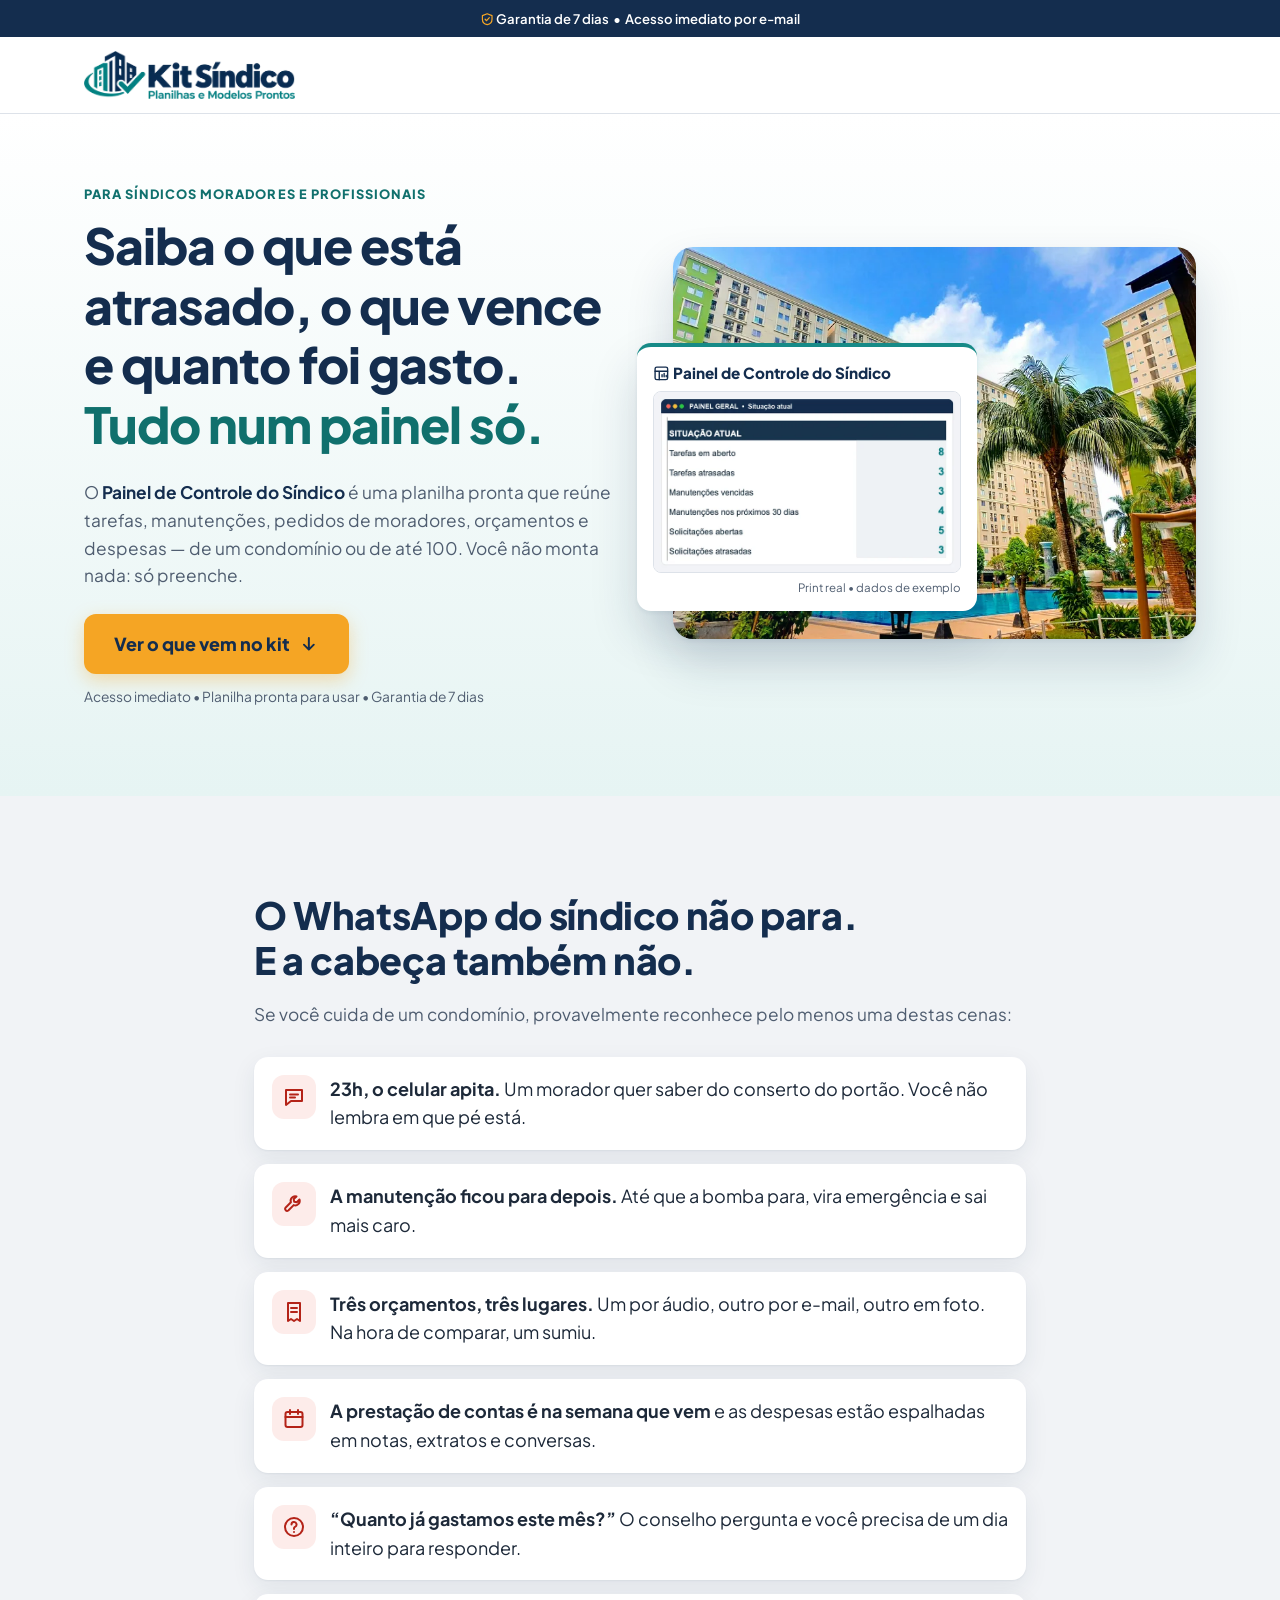
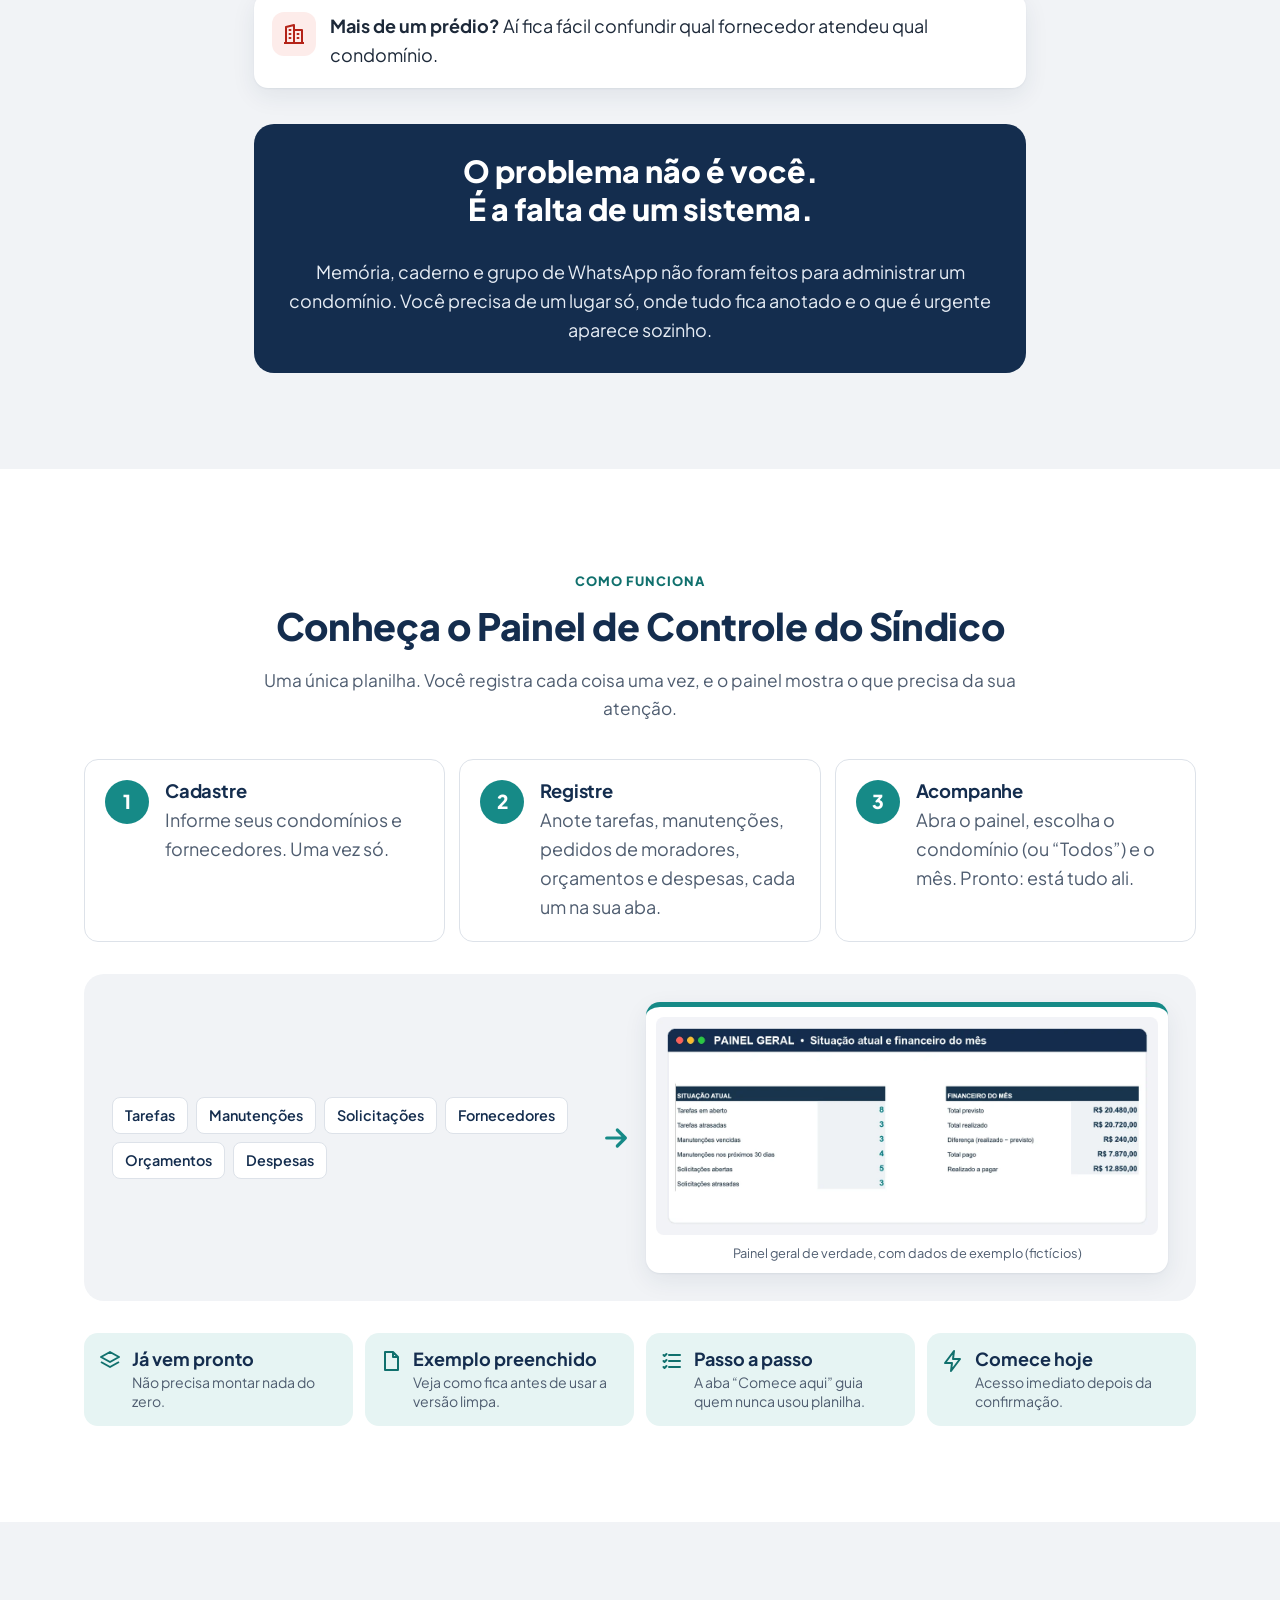
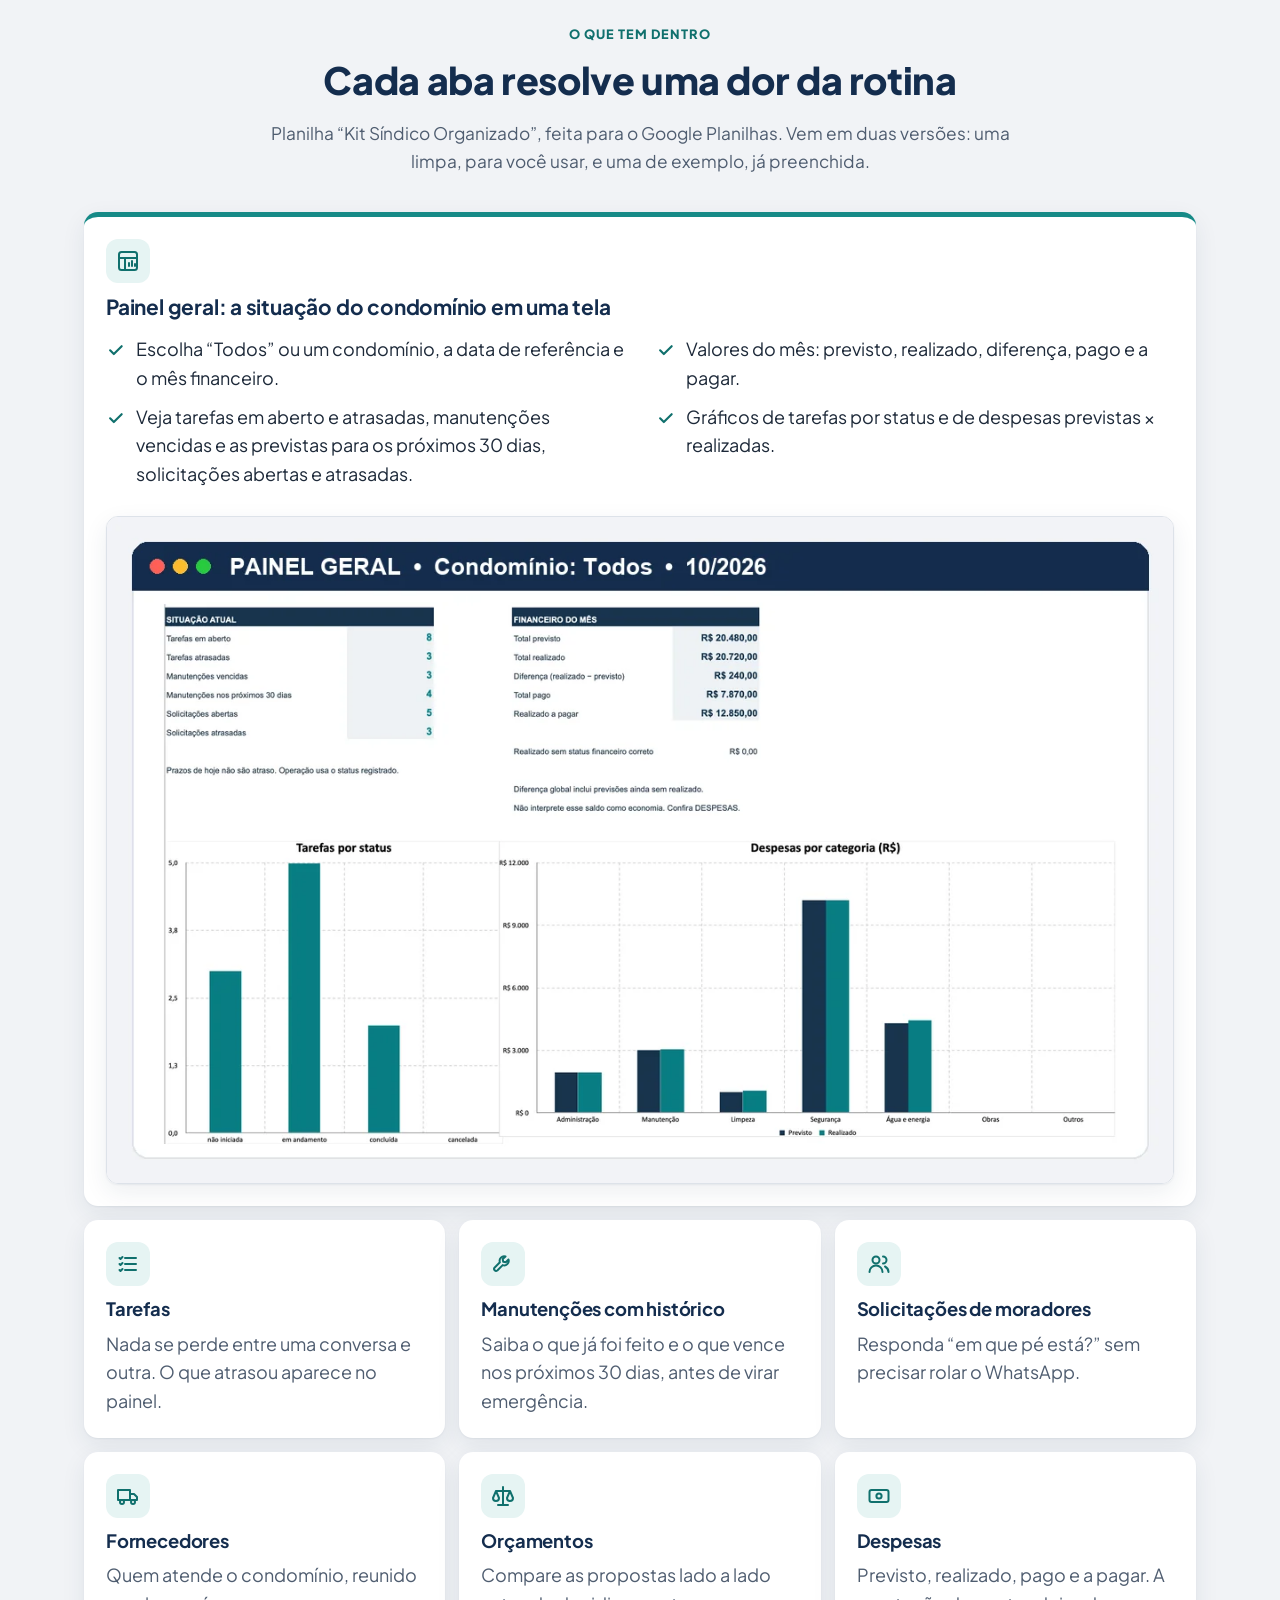
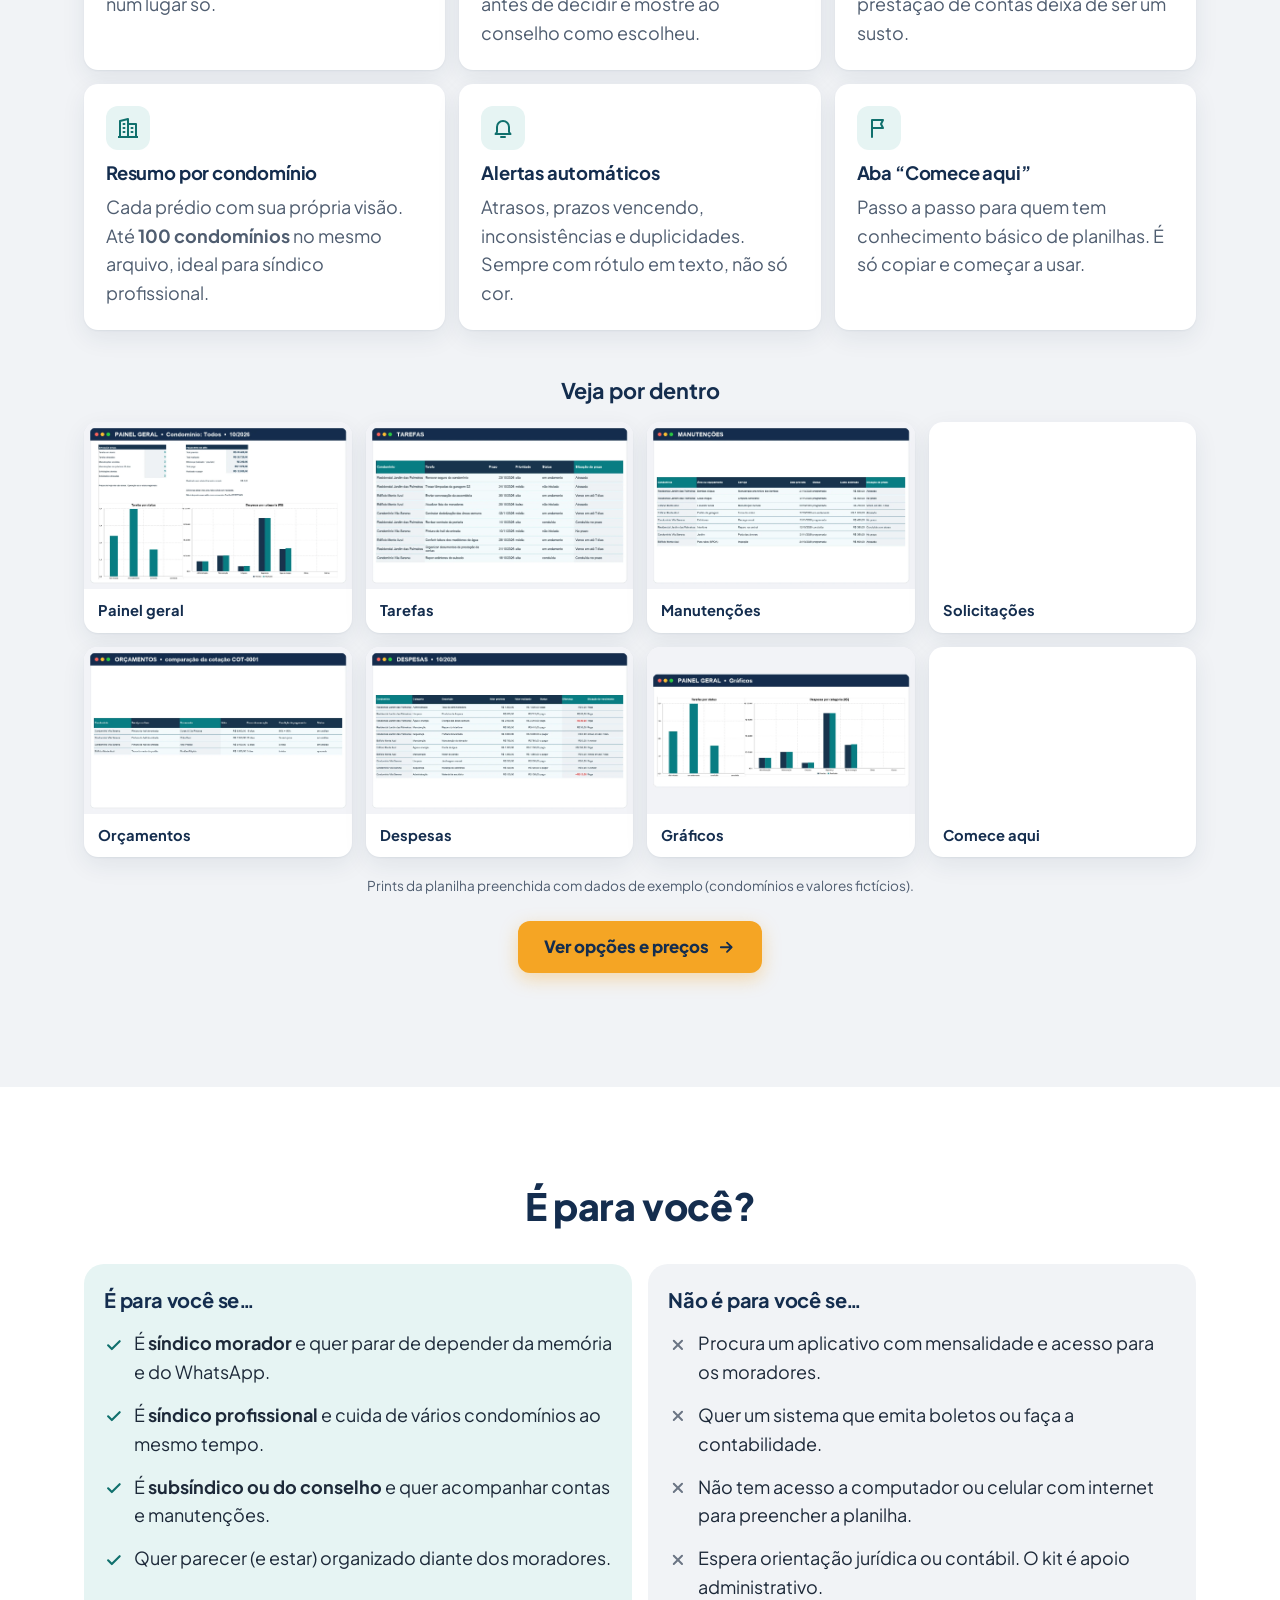
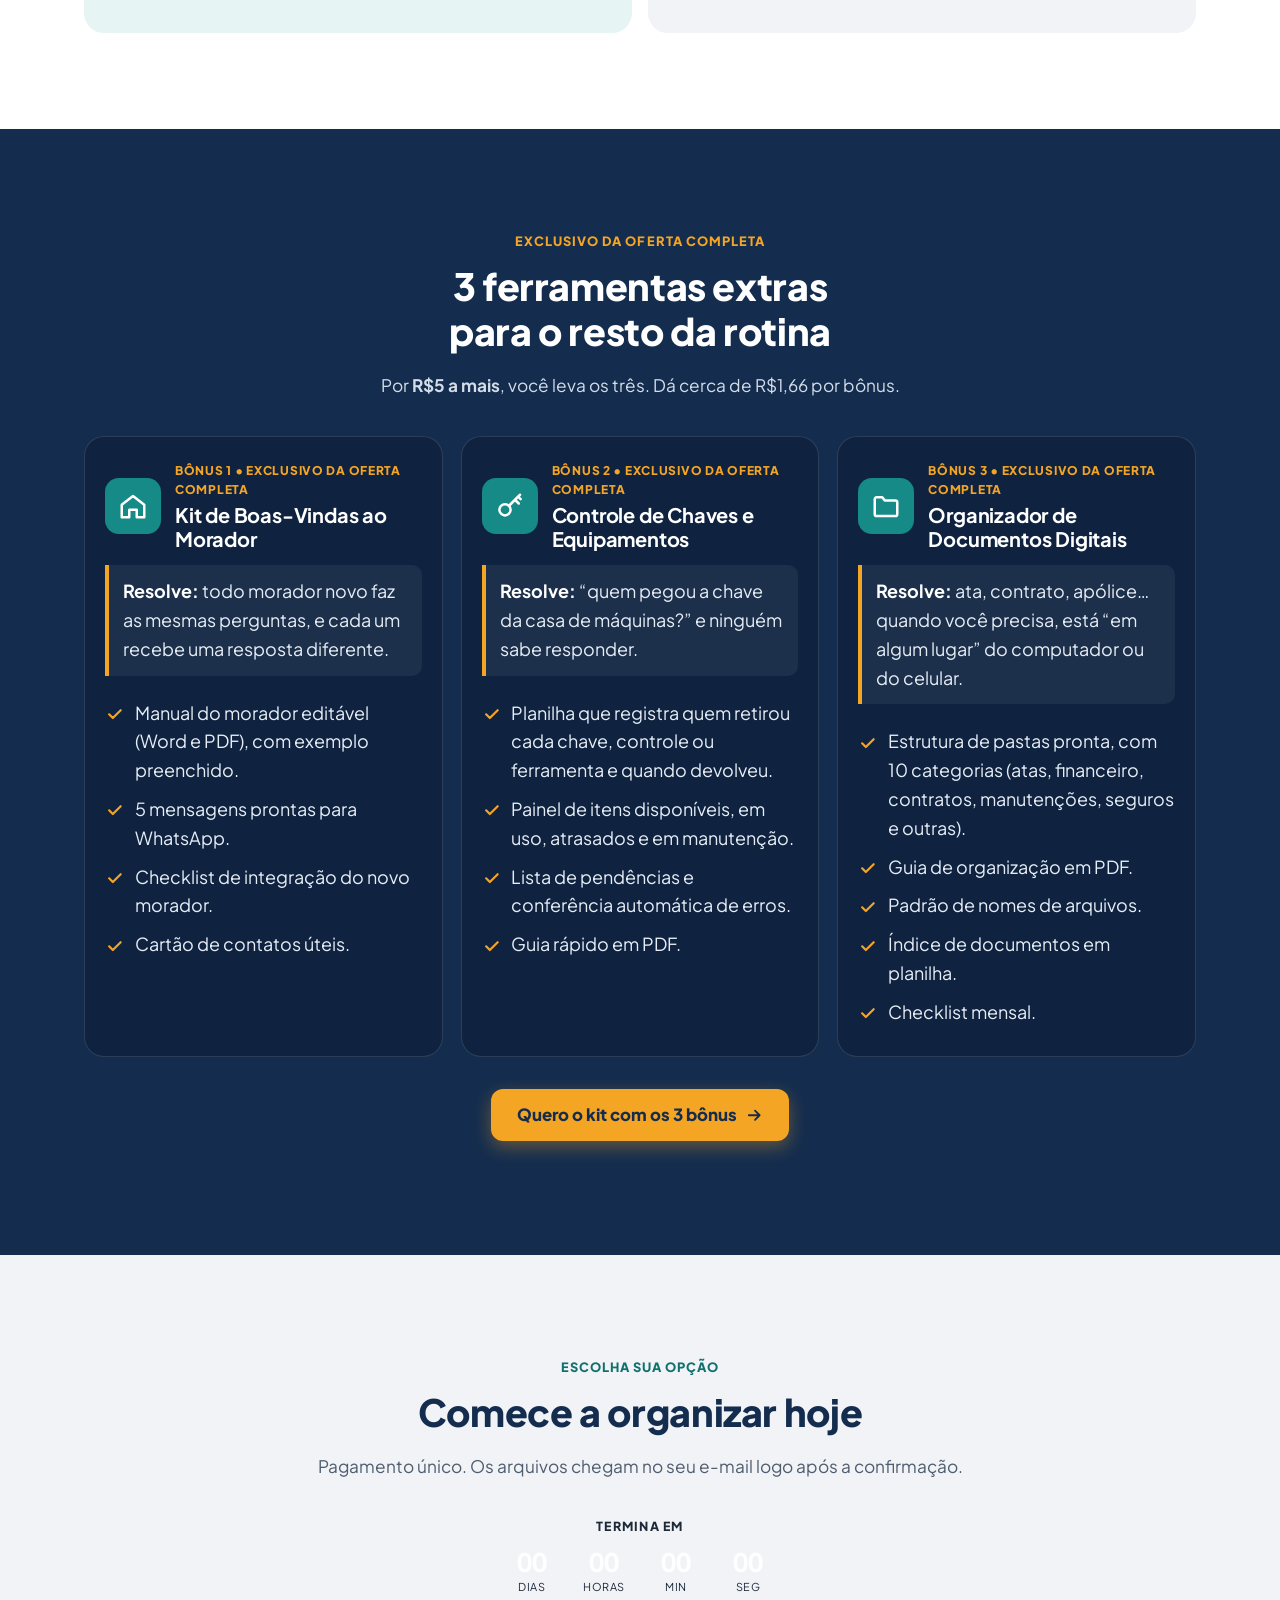
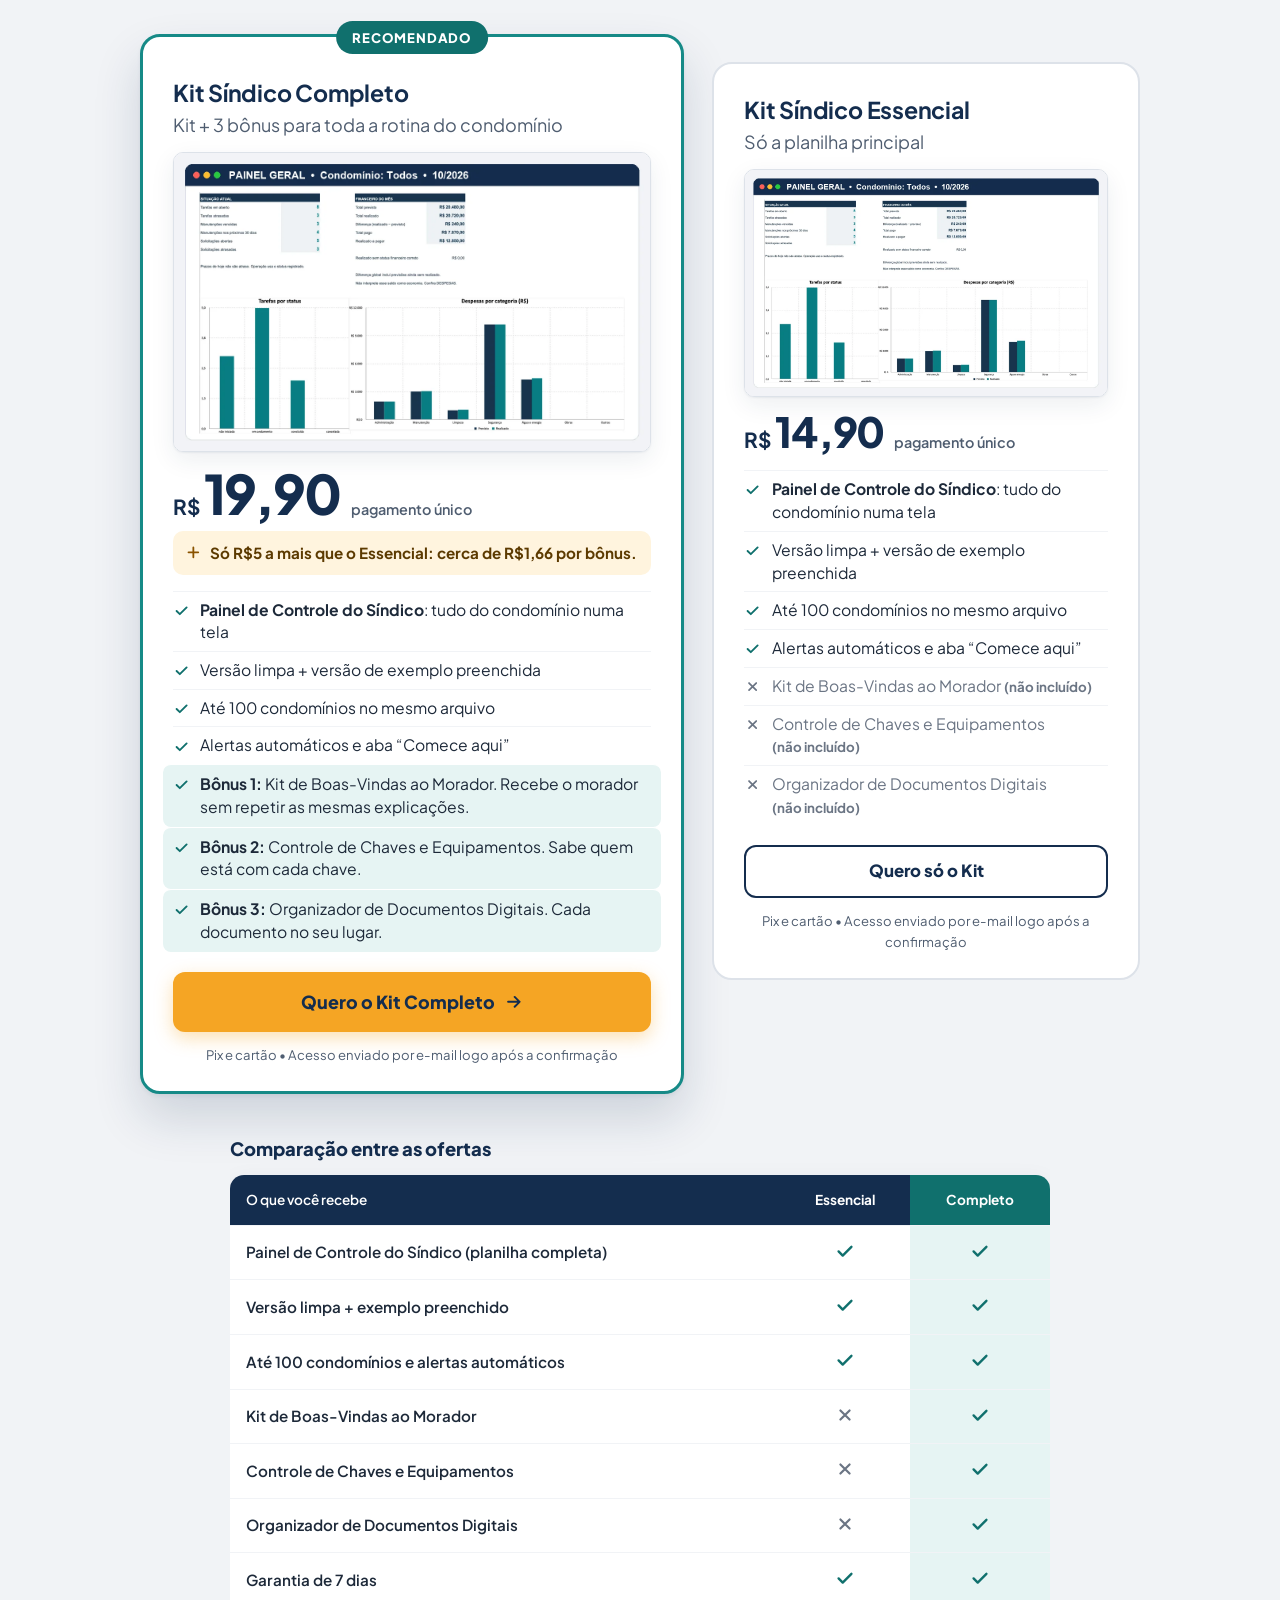
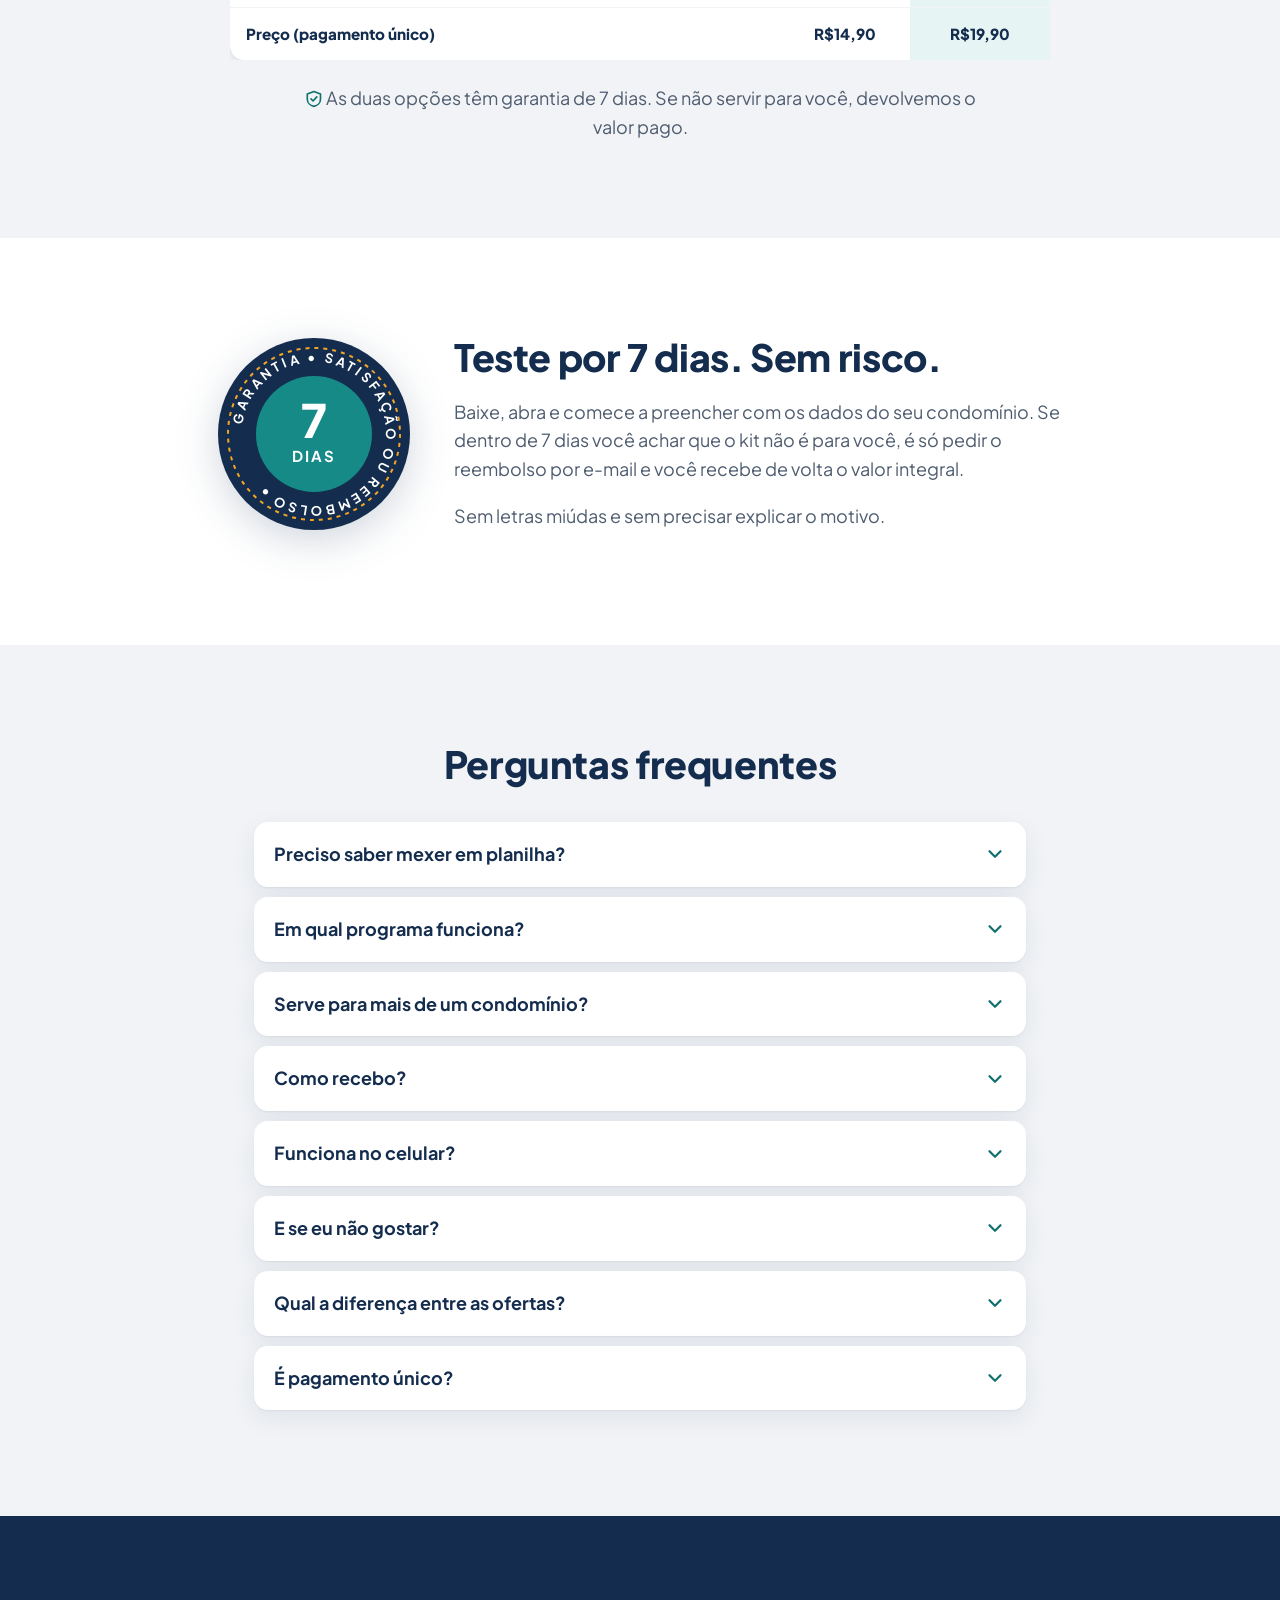
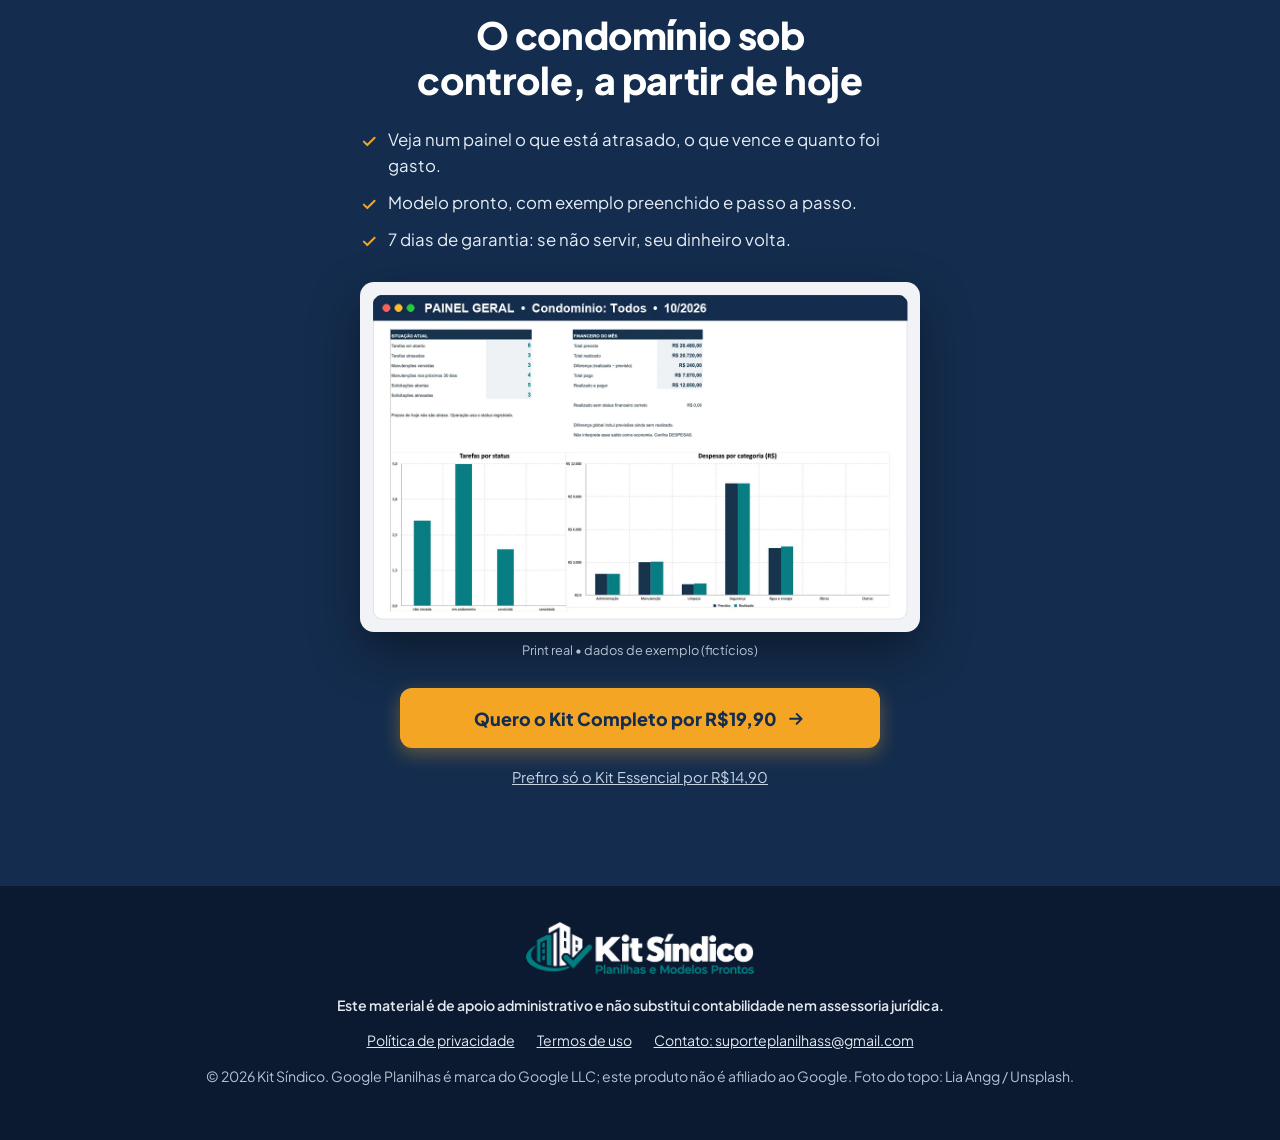
<file: index.html>
<!doctype html>
<html lang="pt-BR">
<head>
  <meta charset="utf-8">
  <meta name="viewport" content="width=device-width, initial-scale=1">
  <title>Kit Síndico — Painel de Controle do Síndico</title>
  <meta name="description" content="Planilha pronta para síndicos: veja o que está atrasado, o que vence e quanto foi gasto em um ou até 100 condomínios. Com exemplo preenchido e passo a passo. Garantia de 7 dias.">
  <meta name="theme-color" content="#142D4E">

  <!-- Domínio final do site (troque aqui se mudar de domínio) -->
  <link rel="canonical" href="https://www.kitsindicocompleto.online/">
  <meta property="og:type" content="website">
  <meta property="og:locale" content="pt_BR">
  <meta property="og:title" content="Kit Síndico — o condomínio inteiro num painel só">
  <meta property="og:description" content="Planilha pronta para síndicos: tarefas, manutenções, pedidos de moradores, orçamentos e despesas de um ou até 100 condomínios.">
  <meta property="og:url" content="https://www.kitsindicocompleto.online/">
  <meta property="og:image" content="https://www.kitsindicocompleto.online/assets/img/og-image.png?v=3">
  <meta property="og:image:width" content="1200">
  <meta property="og:image:height" content="630">
  <meta property="og:image:alt" content="Kit Síndico — Painel de Controle do Síndico">
  <meta name="twitter:card" content="summary_large_image">

  <link rel="icon" href="assets/img/favicon-32.png" sizes="32x32" type="image/png">
  <link rel="icon" href="assets/img/favicon-192.png" sizes="192x192" type="image/png">
  <link rel="apple-touch-icon" href="assets/img/apple-touch-icon.png">

  <link rel="preconnect" href="https://fonts.googleapis.com">
  <link rel="preconnect" href="https://fonts.gstatic.com" crossorigin>
  <link rel="stylesheet" href="https://fonts.googleapis.com/css2?family=Plus+Jakarta+Sans:wght@400;600;700;800&display=swap">
  <link rel="preload" as="image" href="assets/img/hero-condominio-1200.webp" imagesrcset="assets/img/hero-condominio-800.webp 800w, assets/img/hero-condominio-1200.webp 1200w" imagesizes="(min-width: 960px) 540px, calc(100vw - 32px)" fetchpriority="high">
  <link rel="stylesheet" href="assets/css/styles.css">

  <script src="config.js"></script>
  <script>
    (function (d) {
      d.classList.add('js');
      // Liga o tema da campanha antes de pintar a página (evita "piscar" o tema normal)
      try {
        var c = (window.KIT_CONFIG || {}).campanha;
        if (c && c.nome && (!c.fim || Date.now() <= new Date(c.fim).getTime())) d.classList.add('has-campanha');
      } catch (e) {}
    })(document.documentElement);
  </script>
  <script src="assets/js/main.js" defer></script>
</head>
<body>

<!-- Ícones (SVG sprite) -->
<svg xmlns="http://www.w3.org/2000/svg" style="display:none" aria-hidden="true">
  <symbol id="i-check" viewBox="0 0 24 24"><path fill="none" stroke="currentColor" stroke-width="2.6" stroke-linecap="round" stroke-linejoin="round" d="M5 12.5l4.5 4.5L19 7.5"/></symbol>
  <symbol id="i-x" viewBox="0 0 24 24"><path fill="none" stroke="currentColor" stroke-width="2.4" stroke-linecap="round" d="M7 7l10 10M17 7L7 17"/></symbol>
  <symbol id="i-arrow" viewBox="0 0 24 24"><path fill="none" stroke="currentColor" stroke-width="2.4" stroke-linecap="round" stroke-linejoin="round" d="M5 12h14M13 6l6 6-6 6"/></symbol>
  <symbol id="i-chat" viewBox="0 0 24 24"><path fill="none" stroke="currentColor" stroke-width="2" stroke-linejoin="round" d="M4 5h16v11H9l-5 4z"/><path fill="none" stroke="currentColor" stroke-width="2" stroke-linecap="round" d="M8 9.5h8M8 12.5h5"/></symbol>
  <symbol id="i-wrench" viewBox="0 0 24 24"><path fill="none" stroke="currentColor" stroke-width="2" stroke-linejoin="round" d="M14.5 4.5a4.5 4.5 0 0 0-5.6 5.8L3.5 15.7a2 2 0 0 0 2.8 2.8l5.4-5.4a4.5 4.5 0 0 0 5.8-5.6l-2.7 2.7-2.6-.5-.5-2.6z"/></symbol>
  <symbol id="i-receipt" viewBox="0 0 24 24"><path fill="none" stroke="currentColor" stroke-width="2" stroke-linejoin="round" d="M6 3h12v18l-3-2-3 2-3-2-3 2z"/><path fill="none" stroke="currentColor" stroke-width="2" stroke-linecap="round" d="M9 8h6M9 12h6"/></symbol>
  <symbol id="i-calendar" viewBox="0 0 24 24"><rect x="3.5" y="5" width="17" height="15" rx="2" fill="none" stroke="currentColor" stroke-width="2"/><path fill="none" stroke="currentColor" stroke-width="2" stroke-linecap="round" d="M3.5 10h17M8 3v4M16 3v4"/></symbol>
  <symbol id="i-building" viewBox="0 0 24 24"><path fill="none" stroke="currentColor" stroke-width="2" stroke-linejoin="round" d="M4 21V5l8-2v18M12 8h8v13M2 21h20"/><path fill="none" stroke="currentColor" stroke-width="2" stroke-linecap="round" d="M7.5 8h1M7.5 12h1M7.5 16h1M15.5 12h1M15.5 16h1"/></symbol>
  <symbol id="i-question" viewBox="0 0 24 24"><circle cx="12" cy="12" r="9" fill="none" stroke="currentColor" stroke-width="2"/><path fill="none" stroke="currentColor" stroke-width="2" stroke-linecap="round" d="M9.5 9.5a2.5 2.5 0 1 1 3.5 2.3c-.6.3-1 .8-1 1.5v.7M12 17h.01"/></symbol>
  <symbol id="i-panel" viewBox="0 0 24 24"><rect x="3" y="3" width="18" height="18" rx="2.5" fill="none" stroke="currentColor" stroke-width="2"/><path fill="none" stroke="currentColor" stroke-width="2" stroke-linecap="round" d="M3 9h18M9 21V9"/><path fill="none" stroke="currentColor" stroke-width="2" stroke-linecap="round" d="M13 17v-3M16 17v-5M19 17v-2"/></symbol>
  <symbol id="i-list" viewBox="0 0 24 24"><path fill="none" stroke="currentColor" stroke-width="2" stroke-linecap="round" d="M9 6h11M9 12h11M9 18h11"/><path fill="none" stroke="currentColor" stroke-width="2" stroke-linecap="round" stroke-linejoin="round" d="M3.5 6l1 1 2-2M3.5 12l1 1 2-2M3.5 18l1 1 2-2"/></symbol>
  <symbol id="i-users" viewBox="0 0 24 24"><circle cx="9" cy="8" r="3.5" fill="none" stroke="currentColor" stroke-width="2"/><path fill="none" stroke="currentColor" stroke-width="2" stroke-linecap="round" d="M2.5 20a6.5 6.5 0 0 1 13 0M16 4.5a3.5 3.5 0 0 1 0 7M18 14.5a6.5 6.5 0 0 1 3.5 5.5"/></symbol>
  <symbol id="i-truck" viewBox="0 0 24 24"><path fill="none" stroke="currentColor" stroke-width="2" stroke-linejoin="round" d="M2 6h12v10H2zM14 10h4l3 3v3h-7z"/><circle cx="6" cy="18" r="2" fill="#fff" stroke="currentColor" stroke-width="2"/><circle cx="17" cy="18" r="2" fill="#fff" stroke="currentColor" stroke-width="2"/></symbol>
  <symbol id="i-scale" viewBox="0 0 24 24"><path fill="none" stroke="currentColor" stroke-width="2" stroke-linecap="round" stroke-linejoin="round" d="M12 3v18M7 21h10M5 7h14M5 7l-3 7a3 3 0 0 0 6 0zM19 7l-3 7a3 3 0 0 0 6 0z"/></symbol>
  <symbol id="i-money" viewBox="0 0 24 24"><rect x="2.5" y="6" width="19" height="12" rx="2" fill="none" stroke="currentColor" stroke-width="2"/><circle cx="12" cy="12" r="2.6" fill="none" stroke="currentColor" stroke-width="2"/></symbol>
  <symbol id="i-layers" viewBox="0 0 24 24"><path fill="none" stroke="currentColor" stroke-width="2" stroke-linejoin="round" d="M12 3l9 5-9 5-9-5zM3 13l9 5 9-5"/></symbol>
  <symbol id="i-bell" viewBox="0 0 24 24"><path fill="none" stroke="currentColor" stroke-width="2" stroke-linejoin="round" d="M6 16V11a6 6 0 0 1 12 0v5l1.5 2h-15z"/><path fill="none" stroke="currentColor" stroke-width="2" stroke-linecap="round" d="M10 21h4"/></symbol>
  <symbol id="i-flag" viewBox="0 0 24 24"><path fill="none" stroke="currentColor" stroke-width="2" stroke-linecap="round" stroke-linejoin="round" d="M5 21V4M5 4h11l-2 4 2 4H5"/></symbol>
  <symbol id="i-copy" viewBox="0 0 24 24"><rect x="8" y="8" width="12" height="12" rx="2" fill="none" stroke="currentColor" stroke-width="2"/><path fill="none" stroke="currentColor" stroke-width="2" d="M16 8V5a1 1 0 0 0-1-1H5a1 1 0 0 0-1 1v10a1 1 0 0 0 1 1h3"/></symbol>
  <symbol id="i-home" viewBox="0 0 24 24"><path fill="none" stroke="currentColor" stroke-width="2" stroke-linejoin="round" d="M3 11l9-7 9 7v10h-6v-6H9v6H3z"/></symbol>
  <symbol id="i-key" viewBox="0 0 24 24"><circle cx="8" cy="15" r="4.5" fill="none" stroke="currentColor" stroke-width="2"/><path fill="none" stroke="currentColor" stroke-width="2" stroke-linecap="round" stroke-linejoin="round" d="M11.2 11.8L20 3M16 7l3 3M18.5 4.5l2 2"/></symbol>
  <symbol id="i-folder" viewBox="0 0 24 24"><path fill="none" stroke="currentColor" stroke-width="2" stroke-linejoin="round" d="M3 6.5A1.5 1.5 0 0 1 4.5 5H9l2 2.5h8.5A1.5 1.5 0 0 1 21 9v9.5a1.5 1.5 0 0 1-1.5 1.5h-15A1.5 1.5 0 0 1 3 18.5z"/></symbol>
  <symbol id="i-shield" viewBox="0 0 24 24"><path fill="none" stroke="currentColor" stroke-width="2" stroke-linejoin="round" d="M12 3l8 3v6c0 4.5-3.4 8.2-8 9-4.6-.8-8-4.5-8-9V6z"/><path fill="none" stroke="currentColor" stroke-width="2" stroke-linecap="round" stroke-linejoin="round" d="M8.5 12l2.5 2.5 4.5-5"/></symbol>
  <symbol id="i-bolt" viewBox="0 0 24 24"><path fill="none" stroke="currentColor" stroke-width="2" stroke-linejoin="round" d="M13 2L4 14h7l-1 8 9-12h-7z"/></symbol>
  <symbol id="i-file" viewBox="0 0 24 24"><path fill="none" stroke="currentColor" stroke-width="2" stroke-linejoin="round" d="M6 3h8l5 5v13H6zM14 3v5h5"/></symbol>
  <symbol id="i-mail" viewBox="0 0 24 24"><rect x="3" y="5" width="18" height="14" rx="2" fill="none" stroke="currentColor" stroke-width="2"/><path fill="none" stroke="currentColor" stroke-width="2" stroke-linejoin="round" d="M3.5 6.5l8.5 6.5 8.5-6.5"/></symbol>
  <symbol id="i-plus" viewBox="0 0 24 24"><path fill="none" stroke="currentColor" stroke-width="2.6" stroke-linecap="round" d="M12 5v14M5 12h14"/></symbol>
  <symbol id="i-chevron" viewBox="0 0 24 24"><path fill="none" stroke="currentColor" stroke-width="2.4" stroke-linecap="round" stroke-linejoin="round" d="M6 9l6 6 6-6"/></symbol>
</svg>

<a class="skip-link" href="#conteudo">Pular para o conteúdo</a>

<!-- 1. Barra superior -->
<div class="topbar">
  <p data-sem-camp><svg class="ic" aria-hidden="true"><use href="#i-shield"/></svg> Garantia de <span data-bind="garantia">7</span> dias &nbsp;•&nbsp; Acesso imediato por e-mail</p>
  <p class="topbar__camp" data-camp hidden><strong data-camp-nome>Black Friday</strong> &nbsp;•&nbsp; <span data-camp-oferta></span></p>
</div>

<header class="site-header">
  <div class="container">
    <a class="site-logo" href="#topo" aria-label="Kit Síndico — início"><img class="logo--cor" src="assets/img/logo.webp" width="480" height="109" alt="Kit Síndico — Planilhas e Modelos Prontos"><img class="logo--branco" src="assets/img/logo-branco.webp" width="480" height="109" alt="Kit Síndico — Planilhas e Modelos Prontos"></a>
  </div>
</header>

<main id="conteudo">

  <!-- 2. HERO -->
  <!--
    HEADLINES PARA TESTE A/B (a usada está marcada com ★):
    ★ 1. "Saiba o que está atrasado, o que vence e quanto foi gasto. Tudo num painel só."
      2. "O condomínio inteiro sob controle em uma planilha pronta — sem montar nada do zero."
      3. "Pare de administrar o condomínio pela memória e pelo WhatsApp."
      4. "Chegue à prestação de contas com tudo anotado, conferido e no lugar."
      5. "Um ou 100 condomínios: um painel mostra o que precisa da sua atenção hoje."
  -->
  <section class="hero" id="topo">
    <div class="container hero__grid">
      <div class="hero__text">
        <div class="camp-hero" data-camp hidden>
          <p class="camp-hero__tag" data-camp-nome>Black Friday</p>
          <p class="camp-hero__offer" data-camp-oferta></p>
          <div class="countdown" data-countdown aria-live="off">
            <span class="countdown__label">Termina em</span>
            <span class="countdown__box"><b data-cd="d">00</b><small>dias</small></span>
            <span class="countdown__box"><b data-cd="h">00</b><small>horas</small></span>
            <span class="countdown__box"><b data-cd="m">00</b><small>min</small></span>
            <span class="countdown__box"><b data-cd="s">00</b><small>seg</small></span>
          </div>
        </div>
        <p class="eyebrow">Para síndicos moradores e profissionais</p>
        <h1>Saiba o que está atrasado, o que vence e quanto foi gasto. <span class="hl">Tudo num painel só.</span></h1>
        <p class="hero__sub">O <strong>Painel de Controle do Síndico</strong> é uma planilha pronta que reúne tarefas, manutenções, pedidos de moradores, orçamentos e despesas — de um condomínio ou de até 100. Você não monta nada: só preenche.</p>
        <a class="btn btn--cta btn--lg" href="#kit">Ver o que vem no kit <svg class="ic ic--down" aria-hidden="true"><use href="#i-arrow"/></svg></a>
        <p class="microcopy">Acesso imediato • Planilha pronta para usar • Garantia de <span data-bind="garantia">7</span> dias</p>
      </div>
      <div class="hero__media">
        <figure class="hero-photo">
          <img src="assets/img/hero-condominio-1200.webp"
               srcset="assets/img/hero-condominio-800.webp 800w, assets/img/hero-condominio-1200.webp 1200w"
               sizes="(min-width: 960px) 540px, calc(100vw - 32px)"
               width="1200" height="900" fetchpriority="high" decoding="async"
               alt="Condomínio residencial com torres de apartamentos, piscina e palmeiras">
          <div class="hero-card hero-card--shot">
            <p class="hero-card__title"><svg class="ic" aria-hidden="true"><use href="#i-panel"/></svg> Painel de Controle do Síndico</p>
            <img src="assets/img/print-situacao.webp" width="700" height="410" decoding="async"
                 alt="Print real do painel: 8 tarefas em aberto, 3 atrasadas, 3 manutenções vencidas, 4 nos próximos 30 dias, 5 solicitações abertas">
            <p class="hero-card__note">Print real • dados de exemplo</p>
          </div>
        </figure>
      </div>
    </div>
  </section>

  <!-- 3. DOR -->
  <section class="section section--gray" id="dor">
    <div class="container narrow">
      <h2 class="reveal">O WhatsApp do síndico não para. <br class="br-d">E a cabeça também não.</h2>
      <p class="lead reveal">Se você cuida de um condomínio, provavelmente reconhece pelo menos uma destas cenas:</p>
      <ul class="pain-list">
        <li class="reveal"><span class="pain-ic"><svg aria-hidden="true"><use href="#i-chat"/></svg></span><p><strong>23h, o celular apita.</strong> Um morador quer saber do conserto do portão. Você não lembra em que pé está.</p></li>
        <li class="reveal"><span class="pain-ic"><svg aria-hidden="true"><use href="#i-wrench"/></svg></span><p><strong>A manutenção ficou para depois.</strong> Até que a bomba para, vira emergência e sai mais caro.</p></li>
        <li class="reveal"><span class="pain-ic"><svg aria-hidden="true"><use href="#i-receipt"/></svg></span><p><strong>Três orçamentos, três lugares.</strong> Um por áudio, outro por e-mail, outro em foto. Na hora de comparar, um sumiu.</p></li>
        <li class="reveal"><span class="pain-ic"><svg aria-hidden="true"><use href="#i-calendar"/></svg></span><p><strong>A prestação de contas é na semana que vem</strong> e as despesas estão espalhadas em notas, extratos e conversas.</p></li>
        <li class="reveal"><span class="pain-ic"><svg aria-hidden="true"><use href="#i-question"/></svg></span><p><strong>“Quanto já gastamos este mês?”</strong> O conselho pergunta e você precisa de um dia inteiro para responder.</p></li>
        <li class="reveal"><span class="pain-ic"><svg aria-hidden="true"><use href="#i-building"/></svg></span><p><strong>Mais de um prédio?</strong> Aí fica fácil confundir qual fornecedor atendeu qual condomínio.</p></li>
      </ul>
      <div class="turn reveal">
        <p class="turn__big">O problema não é você. <br>É a falta de um sistema.</p>
        <p>Memória, caderno e grupo de WhatsApp não foram feitos para administrar um condomínio. Você precisa de um lugar só, onde tudo fica anotado e o que é urgente aparece sozinho.</p>
      </div>
    </div>
  </section>

  <!-- 4. MECANISMO -->
  <section class="section" id="como-funciona">
    <div class="container">
      <div class="section-head reveal">
        <p class="eyebrow">Como funciona</p>
        <h2>Conheça o Painel de Controle do Síndico</h2>
        <p class="lead">Uma única planilha. Você registra cada coisa uma vez, e o painel mostra o que precisa da sua atenção.</p>
      </div>

      <ol class="steps">
        <li class="step reveal">
          <span class="step__n" aria-hidden="true">1</span>
          <div>
            <h3>Cadastre</h3>
            <p>Informe seus condomínios e fornecedores. Uma vez só.</p>
          </div>
        </li>
        <li class="step reveal">
          <span class="step__n" aria-hidden="true">2</span>
          <div>
            <h3>Registre</h3>
            <p>Anote tarefas, manutenções, pedidos de moradores, orçamentos e despesas, cada um na sua aba.</p>
          </div>
        </li>
        <li class="step reveal">
          <span class="step__n" aria-hidden="true">3</span>
          <div>
            <h3>Acompanhe</h3>
            <p>Abra o painel, escolha o condomínio (ou “Todos”) e o mês. Pronto: está tudo ali.</p>
          </div>
        </li>
      </ol>

      <!-- Visualização: abas alimentam o painel -->
      <div class="flow reveal" aria-label="As abas de controle alimentam o painel geral">
        <div class="flow__tabs">
          <span>Tarefas</span><span>Manutenções</span><span>Solicitações</span><span>Fornecedores</span><span>Orçamentos</span><span>Despesas</span>
        </div>
        <div class="flow__arrow" aria-hidden="true"><svg><use href="#i-arrow"/></svg></div>
        <figure class="flow__panel flow__panel--shot">
          <a href="assets/img/print-painel.webp" target="_blank" rel="noopener" aria-label="Ampliar o painel geral"><img src="assets/img/print-painel-indicadores.webp" width="1200" height="520" loading="lazy" decoding="async"
               alt="Painel geral real da planilha: 8 tarefas em aberto, 3 atrasadas, 3 manutenções vencidas, 4 nos próximos 30 dias e o financeiro do mês"></a>
          <figcaption>Painel geral de verdade, com dados de exemplo (fictícios)</figcaption>
        </figure>
      </div>

      <!-- Equação de valor: facilidade -->
      <ul class="ease">
        <li class="reveal"><svg class="ic" aria-hidden="true"><use href="#i-layers"/></svg><div><strong>Já vem pronto</strong><span>Não precisa montar nada do zero.</span></div></li>
        <li class="reveal"><svg class="ic" aria-hidden="true"><use href="#i-file"/></svg><div><strong>Exemplo preenchido</strong><span>Veja como fica antes de usar a versão limpa.</span></div></li>
        <li class="reveal"><svg class="ic" aria-hidden="true"><use href="#i-list"/></svg><div><strong>Passo a passo</strong><span>A aba “Comece aqui” guia quem nunca usou planilha.</span></div></li>
        <li class="reveal"><svg class="ic" aria-hidden="true"><use href="#i-bolt"/></svg><div><strong>Comece hoje</strong><span>Acesso imediato depois da confirmação.</span></div></li>
      </ul>
    </div>
  </section>

  <!-- 5. O QUE TEM DENTRO -->
  <section class="section section--gray" id="kit">
    <div class="container">
      <div class="section-head reveal">
        <p class="eyebrow">O que tem dentro</p>
        <h2>Cada aba resolve uma dor da rotina</h2>
        <p class="lead">Planilha “Kit Síndico Organizado”, feita para o Google Planilhas. Vem em duas versões: uma limpa, para você usar, e uma de exemplo, já preenchida.</p>
      </div>

      <div class="cards">
        <article class="card card--wide reveal">
          <span class="card__ic"><svg aria-hidden="true"><use href="#i-panel"/></svg></span>
          <h3>Painel geral: a situação do condomínio em uma tela</h3>
          <ul class="checks">
            <li><svg class="ic" aria-hidden="true"><use href="#i-check"/></svg>Escolha “Todos” ou um condomínio, a data de referência e o mês financeiro.</li>
            <li><svg class="ic" aria-hidden="true"><use href="#i-check"/></svg>Veja tarefas em aberto e atrasadas, manutenções vencidas e as previstas para os próximos 30 dias, solicitações abertas e atrasadas.</li>
            <li><svg class="ic" aria-hidden="true"><use href="#i-check"/></svg>Valores do mês: previsto, realizado, diferença, pago e a pagar.</li>
            <li><svg class="ic" aria-hidden="true"><use href="#i-check"/></svg>Gráficos de tarefas por status e de despesas previstas × realizadas.</li>
          </ul>
          <a class="kit-shot" href="assets/img/print-painel.webp" target="_blank" rel="noopener" aria-label="Ampliar o painel geral">
            <img src="assets/img/print-painel.webp" width="1200" height="750" loading="lazy" decoding="async" alt="Print real do Painel geral com indicadores, financeiro do mês e gráficos">
          </a>
        </article>

        <article class="card reveal">
          <span class="card__ic"><svg aria-hidden="true"><use href="#i-list"/></svg></span>
          <h3>Tarefas</h3>
          <p>Nada se perde entre uma conversa e outra. O que atrasou aparece no painel.</p>
        </article>
        <article class="card reveal">
          <span class="card__ic"><svg aria-hidden="true"><use href="#i-wrench"/></svg></span>
          <h3>Manutenções com histórico</h3>
          <p>Saiba o que já foi feito e o que vence nos próximos 30 dias, antes de virar emergência.</p>
        </article>
        <article class="card reveal">
          <span class="card__ic"><svg aria-hidden="true"><use href="#i-users"/></svg></span>
          <h3>Solicitações de moradores</h3>
          <p>Responda “em que pé está?” sem precisar rolar o WhatsApp.</p>
        </article>
        <article class="card reveal">
          <span class="card__ic"><svg aria-hidden="true"><use href="#i-truck"/></svg></span>
          <h3>Fornecedores</h3>
          <p>Quem atende o condomínio, reunido num lugar só.</p>
        </article>
        <article class="card reveal">
          <span class="card__ic"><svg aria-hidden="true"><use href="#i-scale"/></svg></span>
          <h3>Orçamentos</h3>
          <p>Compare as propostas lado a lado antes de decidir e mostre ao conselho como escolheu.</p>
        </article>
        <article class="card reveal">
          <span class="card__ic"><svg aria-hidden="true"><use href="#i-money"/></svg></span>
          <h3>Despesas</h3>
          <p>Previsto, realizado, pago e a pagar. A prestação de contas deixa de ser um susto.</p>
        </article>
        <article class="card reveal">
          <span class="card__ic"><svg aria-hidden="true"><use href="#i-building"/></svg></span>
          <h3>Resumo por condomínio</h3>
          <p>Cada prédio com sua própria visão. Até <strong>100 condomínios</strong> no mesmo arquivo, ideal para síndico profissional.</p>
        </article>
        <article class="card reveal">
          <span class="card__ic"><svg aria-hidden="true"><use href="#i-bell"/></svg></span>
          <h3>Alertas automáticos</h3>
          <p>Atrasos, prazos vencendo, inconsistências e duplicidades. Sempre com rótulo em texto, não só cor.</p>
        </article>
        <article class="card reveal">
          <span class="card__ic"><svg aria-hidden="true"><use href="#i-flag"/></svg></span>
          <h3>Aba “Comece aqui”</h3>
          <p>Passo a passo para quem tem conhecimento básico de planilhas. É só copiar e começar a usar.</p>
        </article>
      </div>

      <!-- Galeria: prints reais da planilha, preenchida com dados de exemplo fictícios (1200x750) -->
      <h3 class="gallery-title reveal">Veja por dentro</h3>
      <div class="gallery" role="list">
        <figure class="reveal" role="listitem"><a href="assets/img/print-painel.webp" target="_blank" rel="noopener" aria-label="Ampliar imagem"><img src="assets/img/print-painel.webp" width="1200" height="750" loading="lazy" decoding="async" alt="Painel geral com tarefas em aberto e atrasadas, manutenções vencidas e a vencer, financeiro do mês e gráficos"></a><figcaption>Painel geral</figcaption></figure>
        <figure class="reveal" role="listitem"><a href="assets/img/print-tarefas.webp" target="_blank" rel="noopener" aria-label="Ampliar imagem"><img src="assets/img/print-tarefas.webp" width="1200" height="750" loading="lazy" decoding="async" alt="Aba de tarefas com prazo, status e situação do prazo (atrasada, vence em até 7 dias)"></a><figcaption>Tarefas</figcaption></figure>
        <figure class="reveal" role="listitem"><a href="assets/img/print-manutencoes.webp" target="_blank" rel="noopener" aria-label="Ampliar imagem"><img src="assets/img/print-manutencoes.webp" width="1200" height="750" loading="lazy" decoding="async" alt="Print da aba de manutenções com histórico"></a><figcaption>Manutenções</figcaption></figure>
        <figure class="reveal" role="listitem"><a href="assets/img/print-solicitacoes.webp" target="_blank" rel="noopener" aria-label="Ampliar imagem"><img src="assets/img/print-solicitacoes.webp" width="1200" height="750" loading="lazy" decoding="async" alt="Aba de solicitações de moradores com prazo, status e situação"></a><figcaption>Solicitações</figcaption></figure>
        <figure class="reveal" role="listitem"><a href="assets/img/print-orcamentos.webp" target="_blank" rel="noopener" aria-label="Ampliar imagem"><img src="assets/img/print-orcamentos.webp" width="1200" height="750" loading="lazy" decoding="async" alt="Print da aba de orçamentos comparando propostas"></a><figcaption>Orçamentos</figcaption></figure>
        <figure class="reveal" role="listitem"><a href="assets/img/print-despesas.webp" target="_blank" rel="noopener" aria-label="Ampliar imagem"><img src="assets/img/print-despesas.webp" width="1200" height="750" loading="lazy" decoding="async" alt="Print da aba de despesas com previsto e realizado"></a><figcaption>Despesas</figcaption></figure>
        <figure class="reveal" role="listitem"><a href="assets/img/print-painel-graficos.webp" target="_blank" rel="noopener" aria-label="Ampliar imagem"><img src="assets/img/print-painel-graficos.webp" width="1200" height="750" loading="lazy" decoding="async" alt="Gráficos do painel: tarefas por status e despesas previstas versus realizadas por categoria"></a><figcaption>Gráficos</figcaption></figure>
        <figure class="reveal" role="listitem"><a href="assets/img/print-comece-aqui.webp" target="_blank" rel="noopener" aria-label="Ampliar imagem"><img src="assets/img/print-comece-aqui.webp" width="1200" height="750" loading="lazy" decoding="async" alt="Aba Comece aqui com o passo a passo para começar a usar a planilha"></a><figcaption>Comece aqui</figcaption></figure>
      </div>

      <p class="gallery-note reveal">Prints da planilha preenchida com dados de exemplo (condomínios e valores fictícios).</p>

      <p class="center reveal"><a class="btn btn--cta" href="#ofertas">Ver opções e preços <svg class="ic" aria-hidden="true"><use href="#i-arrow"/></svg></a></p>
    </div>
  </section>

  <!-- 6. PARA QUEM É -->
  <section class="section" id="para-quem">
    <div class="container">
      <div class="section-head reveal">
        <h2>É para você?</h2>
      </div>
      <div class="fit">
        <div class="fit__col fit__col--yes reveal">
          <h3>É para você se…</h3>
          <ul>
            <li><svg class="ic" aria-hidden="true"><use href="#i-check"/></svg><span>É <strong>síndico morador</strong> e quer parar de depender da memória e do WhatsApp.</span></li>
            <li><svg class="ic" aria-hidden="true"><use href="#i-check"/></svg><span>É <strong>síndico profissional</strong> e cuida de vários condomínios ao mesmo tempo.</span></li>
            <li><svg class="ic" aria-hidden="true"><use href="#i-check"/></svg><span>É <strong>subsíndico ou do conselho</strong> e quer acompanhar contas e manutenções.</span></li>
            <li><svg class="ic" aria-hidden="true"><use href="#i-check"/></svg><span>Quer parecer (e estar) organizado diante dos moradores.</span></li>
          </ul>
        </div>
        <div class="fit__col fit__col--no reveal">
          <h3>Não é para você se…</h3>
          <ul>
            <li><svg class="ic" aria-hidden="true"><use href="#i-x"/></svg><span>Procura um aplicativo com mensalidade e acesso para os moradores.</span></li>
            <li><svg class="ic" aria-hidden="true"><use href="#i-x"/></svg><span>Quer um sistema que emita boletos ou faça a contabilidade.</span></li>
            <li><svg class="ic" aria-hidden="true"><use href="#i-x"/></svg><span>Não tem acesso a computador ou celular com internet para preencher a planilha.</span></li>
            <li><svg class="ic" aria-hidden="true"><use href="#i-x"/></svg><span>Espera orientação jurídica ou contábil. O kit é apoio administrativo.</span></li>
          </ul>
        </div>
      </div>
    </div>
  </section>

  <!-- 7. BÔNUS -->
  <section class="section section--navy" id="bonus">
    <div class="container">
      <div class="section-head reveal">
        <p class="eyebrow eyebrow--light">Exclusivo da oferta Completa</p>
        <h2>3 ferramentas extras para o resto da rotina</h2>
        <p class="lead">Por <strong>R$<span data-bind="diferenca">10</span> a mais</strong>, você leva os três. Dá cerca de <span data-bind="por-bonus">R$3,33</span> por bônus.</p>
      </div>

      <div class="bonus-list">
        <article class="bonus reveal">
          <div class="bonus__head">
            <span class="bonus__ic"><svg aria-hidden="true"><use href="#i-home"/></svg></span>
            <div>
              <p class="bonus__tag">Bônus 1 • Exclusivo da oferta Completa</p>
              <h3>Kit de Boas-Vindas ao Morador</h3>
            </div>
          </div>
          <p class="bonus__problem"><strong>Resolve:</strong> todo morador novo faz as mesmas perguntas, e cada um recebe uma resposta diferente.</p>
          <ul class="checks checks--light">
            <li><svg class="ic" aria-hidden="true"><use href="#i-check"/></svg>Manual do morador editável (Word e PDF), com exemplo preenchido.</li>
            <li><svg class="ic" aria-hidden="true"><use href="#i-check"/></svg>5 mensagens prontas para WhatsApp.</li>
            <li><svg class="ic" aria-hidden="true"><use href="#i-check"/></svg>Checklist de integração do novo morador.</li>
            <li><svg class="ic" aria-hidden="true"><use href="#i-check"/></svg>Cartão de contatos úteis.</li>
          </ul>
        </article>

        <article class="bonus reveal">
          <div class="bonus__head">
            <span class="bonus__ic"><svg aria-hidden="true"><use href="#i-key"/></svg></span>
            <div>
              <p class="bonus__tag">Bônus 2 • Exclusivo da oferta Completa</p>
              <h3>Controle de Chaves e Equipamentos</h3>
            </div>
          </div>
          <p class="bonus__problem"><strong>Resolve:</strong> “quem pegou a chave da casa de máquinas?” e ninguém sabe responder.</p>
          <ul class="checks checks--light">
            <li><svg class="ic" aria-hidden="true"><use href="#i-check"/></svg>Planilha que registra quem retirou cada chave, controle ou ferramenta e quando devolveu.</li>
            <li><svg class="ic" aria-hidden="true"><use href="#i-check"/></svg>Painel de itens disponíveis, em uso, atrasados e em manutenção.</li>
            <li><svg class="ic" aria-hidden="true"><use href="#i-check"/></svg>Lista de pendências e conferência automática de erros.</li>
            <li><svg class="ic" aria-hidden="true"><use href="#i-check"/></svg>Guia rápido em PDF.</li>
          </ul>
        </article>

        <article class="bonus reveal">
          <div class="bonus__head">
            <span class="bonus__ic"><svg aria-hidden="true"><use href="#i-folder"/></svg></span>
            <div>
              <p class="bonus__tag">Bônus 3 • Exclusivo da oferta Completa</p>
              <h3>Organizador de Documentos Digitais</h3>
            </div>
          </div>
          <p class="bonus__problem"><strong>Resolve:</strong> ata, contrato, apólice… quando você precisa, está “em algum lugar” do computador ou do celular.</p>
          <ul class="checks checks--light">
            <li><svg class="ic" aria-hidden="true"><use href="#i-check"/></svg>Estrutura de pastas pronta, com 10 categorias (atas, financeiro, contratos, manutenções, seguros e outras).</li>
            <li><svg class="ic" aria-hidden="true"><use href="#i-check"/></svg>Guia de organização em PDF.</li>
            <li><svg class="ic" aria-hidden="true"><use href="#i-check"/></svg>Padrão de nomes de arquivos.</li>
            <li><svg class="ic" aria-hidden="true"><use href="#i-check"/></svg>Índice de documentos em planilha.</li>
            <li><svg class="ic" aria-hidden="true"><use href="#i-check"/></svg>Checklist mensal.</li>
          </ul>
        </article>
      </div>

      <p class="center reveal"><a class="btn btn--cta" href="#ofertas">Quero o kit com os 3 bônus <svg class="ic" aria-hidden="true"><use href="#i-arrow"/></svg></a></p>
    </div>
  </section>

  <!-- 8. OFERTAS -->
  <section class="section section--gray" id="ofertas" aria-labelledby="ofertas-titulo">
    <div class="container">
      <div class="section-head reveal">
        <p class="eyebrow">Escolha sua opção</p>
        <h2 id="ofertas-titulo">Comece a organizar hoje</h2>
        <p class="lead">Pagamento único. Os arquivos chegam no seu e-mail logo após a confirmação.</p>
      </div>

      <p class="urgency" id="urgencia" hidden></p>
      <div class="countdown countdown--center" data-countdown data-camp hidden aria-live="off">
        <span class="countdown__label">Termina em</span>
        <span class="countdown__box"><b data-cd="d">00</b><small>dias</small></span>
        <span class="countdown__box"><b data-cd="h">00</b><small>horas</small></span>
        <span class="countdown__box"><b data-cd="m">00</b><small>min</small></span>
        <span class="countdown__box"><b data-cd="s">00</b><small>seg</small></span>
      </div>

      <div class="offers">
        <!-- Card COMPLETO (recomendado) -->
        <article class="offer offer--main" aria-labelledby="of-completo">
          <p class="offer__badge" data-bind="selo">Recomendado</p>
          <h3 id="of-completo" class="offer__name">Kit Síndico Completo</h3>
          <p class="offer__desc">Kit + 3 bônus para toda a rotina do condomínio</p>
          <img class="offer__shot" src="assets/img/print-painel.webp" width="1200" height="750" loading="lazy" decoding="async" alt="Print real do Painel geral da planilha incluída">
          <p class="offer__price">
            <span class="offer__was"><span class="offer__old" data-old="completo" hidden></span><span class="offer__off" data-desconto="completo" hidden></span></span>
            <span class="offer__cur">R$</span><span class="offer__val" data-bind="preco-completo">27</span>
            <span class="offer__once">pagamento único</span>
          </p>
          <p class="offer__contrast"><svg class="ic" aria-hidden="true"><use href="#i-plus"/></svg><span>Só R$<span data-bind="diferenca">10</span> a mais que o Essencial: cerca de <span data-bind="por-bonus">R$3,33</span> por bônus.</span></p>
          <ul class="offer__list">
            <li><svg class="ic ok" aria-hidden="true"><use href="#i-check"/></svg><span><strong>Painel de Controle do Síndico</strong>: tudo do condomínio numa tela</span></li>
            <li><svg class="ic ok" aria-hidden="true"><use href="#i-check"/></svg><span>Versão limpa + versão de exemplo preenchida</span></li>
            <li><svg class="ic ok" aria-hidden="true"><use href="#i-check"/></svg><span>Até 100 condomínios no mesmo arquivo</span></li>
            <li><svg class="ic ok" aria-hidden="true"><use href="#i-check"/></svg><span>Alertas automáticos e aba “Comece aqui”</span></li>
            <li class="is-bonus"><svg class="ic ok" aria-hidden="true"><use href="#i-check"/></svg><span><strong>Bônus 1:</strong> Kit de Boas-Vindas ao Morador. Recebe o morador sem repetir as mesmas explicações.</span></li>
            <li class="is-bonus"><svg class="ic ok" aria-hidden="true"><use href="#i-check"/></svg><span><strong>Bônus 2:</strong> Controle de Chaves e Equipamentos. Sabe quem está com cada chave.</span></li>
            <li class="is-bonus"><svg class="ic ok" aria-hidden="true"><use href="#i-check"/></svg><span><strong>Bônus 3:</strong> Organizador de Documentos Digitais. Cada documento no seu lugar.</span></li>
          </ul>
          <a class="btn btn--cta btn--lg btn--block" href="#ofertas" data-checkout="completo">Quero o Kit Completo <svg class="ic" aria-hidden="true"><use href="#i-arrow"/></svg></a>
          <p class="offer__fine"><span data-bind="pagamento">Pix e cartão</span> • Acesso enviado por e-mail logo após a confirmação</p>
        </article>

        <!-- Card ESSENCIAL -->
        <article class="offer offer--alt" aria-labelledby="of-essencial">
          <h3 id="of-essencial" class="offer__name">Kit Síndico Essencial</h3>
          <p class="offer__desc">Só a planilha principal</p>
          <img class="offer__shot" src="assets/img/print-painel.webp" width="1200" height="750" loading="lazy" decoding="async" alt="Print real do Painel geral da planilha incluída">
          <p class="offer__price">
            <span class="offer__was"><span class="offer__old" data-old="essencial" hidden></span><span class="offer__off" data-desconto="essencial" hidden></span></span>
            <span class="offer__cur">R$</span><span class="offer__val" data-bind="preco-essencial">17</span>
            <span class="offer__once">pagamento único</span>
          </p>
          <ul class="offer__list">
            <li><svg class="ic ok" aria-hidden="true"><use href="#i-check"/></svg><span><strong>Painel de Controle do Síndico</strong>: tudo do condomínio numa tela</span></li>
            <li><svg class="ic ok" aria-hidden="true"><use href="#i-check"/></svg><span>Versão limpa + versão de exemplo preenchida</span></li>
            <li><svg class="ic ok" aria-hidden="true"><use href="#i-check"/></svg><span>Até 100 condomínios no mesmo arquivo</span></li>
            <li><svg class="ic ok" aria-hidden="true"><use href="#i-check"/></svg><span>Alertas automáticos e aba “Comece aqui”</span></li>
            <li class="is-out"><svg class="ic" aria-hidden="true"><use href="#i-x"/></svg><span>Kit de Boas-Vindas ao Morador <em>(não incluído)</em></span></li>
            <li class="is-out"><svg class="ic" aria-hidden="true"><use href="#i-x"/></svg><span>Controle de Chaves e Equipamentos <em>(não incluído)</em></span></li>
            <li class="is-out"><svg class="ic" aria-hidden="true"><use href="#i-x"/></svg><span>Organizador de Documentos Digitais <em>(não incluído)</em></span></li>
          </ul>
          <a class="btn btn--outline btn--block" href="#ofertas" data-checkout="essencial">Quero só o Kit</a>
          <p class="offer__fine"><span data-bind="pagamento">Pix e cartão</span> • Acesso enviado por e-mail logo após a confirmação</p>
        </article>
      </div>

      <!-- Tabela comparativa -->
      <div class="compare reveal">
        <table>
          <caption>Comparação entre as ofertas</caption>
          <thead>
            <tr><th scope="col">O que você recebe</th><th scope="col">Essencial</th><th scope="col" class="col-main">Completo</th></tr>
          </thead>
          <tbody>
            <tr><th scope="row">Painel de Controle do Síndico (planilha completa)</th><td><svg class="ic ok" role="img" aria-label="Incluído"><use href="#i-check"/></svg></td><td class="col-main"><svg class="ic ok" role="img" aria-label="Incluído"><use href="#i-check"/></svg></td></tr>
            <tr><th scope="row">Versão limpa + exemplo preenchido</th><td><svg class="ic ok" role="img" aria-label="Incluído"><use href="#i-check"/></svg></td><td class="col-main"><svg class="ic ok" role="img" aria-label="Incluído"><use href="#i-check"/></svg></td></tr>
            <tr><th scope="row">Até 100 condomínios e alertas automáticos</th><td><svg class="ic ok" role="img" aria-label="Incluído"><use href="#i-check"/></svg></td><td class="col-main"><svg class="ic ok" role="img" aria-label="Incluído"><use href="#i-check"/></svg></td></tr>
            <tr><th scope="row">Kit de Boas-Vindas ao Morador</th><td><svg class="ic no" role="img" aria-label="Não incluído"><use href="#i-x"/></svg></td><td class="col-main"><svg class="ic ok" role="img" aria-label="Incluído"><use href="#i-check"/></svg></td></tr>
            <tr><th scope="row">Controle de Chaves e Equipamentos</th><td><svg class="ic no" role="img" aria-label="Não incluído"><use href="#i-x"/></svg></td><td class="col-main"><svg class="ic ok" role="img" aria-label="Incluído"><use href="#i-check"/></svg></td></tr>
            <tr><th scope="row">Organizador de Documentos Digitais</th><td><svg class="ic no" role="img" aria-label="Não incluído"><use href="#i-x"/></svg></td><td class="col-main"><svg class="ic ok" role="img" aria-label="Incluído"><use href="#i-check"/></svg></td></tr>
            <tr><th scope="row">Garantia de <span data-bind="garantia">7</span> dias</th><td><svg class="ic ok" role="img" aria-label="Incluído"><use href="#i-check"/></svg></td><td class="col-main"><svg class="ic ok" role="img" aria-label="Incluído"><use href="#i-check"/></svg></td></tr>
            <tr class="row-price"><th scope="row">Preço (pagamento único)</th><td>R$<span data-bind="preco-essencial">17</span></td><td class="col-main">R$<span data-bind="preco-completo">27</span></td></tr>
          </tbody>
        </table>
      </div>

      <p class="offer-guarantee reveal"><svg class="ic" aria-hidden="true"><use href="#i-shield"/></svg> As duas opções têm garantia de <span data-bind="garantia">7</span> dias. Se não servir para você, devolvemos o valor pago.</p>
    </div>
  </section>

  <!-- 9. GARANTIA -->
  <section class="section" id="garantia">
    <div class="container guarantee reveal">
      <svg class="seal" viewBox="0 0 200 200" role="img" aria-labelledby="seal-t">
        <title id="seal-t">Selo de garantia</title>
        <defs><path id="seal-arc" d="M100,100 m-72,0 a72,72 0 1,1 144,0 a72,72 0 1,1 -144,0"/></defs>
        <circle cx="100" cy="100" r="96" fill="#142D4E"/>
        <circle cx="100" cy="100" r="86" fill="none" stroke="#F5A524" stroke-width="2" stroke-dasharray="4 5"/>
        <circle cx="100" cy="100" r="58" fill="#168A87"/>
        <text font-family="Plus Jakarta Sans, Arial, sans-serif" font-size="13" font-weight="700" letter-spacing="3" fill="#fff"><textPath href="#seal-arc" startOffset="2%">GARANTIA • SATISFAÇÃO OU REEMBOLSO •</textPath></text>
        <text x="100" y="104" text-anchor="middle" font-family="Plus Jakarta Sans, Arial, sans-serif" font-size="46" font-weight="800" fill="#fff" data-bind="garantia">7</text>
        <text x="100" y="128" text-anchor="middle" font-family="Plus Jakarta Sans, Arial, sans-serif" font-size="15" font-weight="700" letter-spacing="2" fill="#fff">DIAS</text>
      </svg>
      <div>
        <h2>Teste por <span data-bind="garantia">7</span> dias. Sem risco.</h2>
        <p>Baixe, abra e comece a preencher com os dados do seu condomínio. Se dentro de <span data-bind="garantia">7</span> dias você achar que o kit não é para você, é só pedir o reembolso por e-mail e você recebe de volta o valor integral.</p>
        <p>Sem letras miúdas e sem precisar explicar o motivo.</p>
      </div>
    </div>
  </section>

  <!-- 10. PROVA SOCIAL (oculta até ter depoimentos reais em config.js) -->
  <section class="section section--gray" id="depoimentos" hidden>
    <div class="container">
      <div class="section-head reveal">
        <h2>Quem já usa</h2>
      </div>
      <div class="testimonials" id="depoimentos-lista"></div>
    </div>
  </section>

  <!-- 11. SOBRE O CRIADOR (oculta até preencher config.js) -->
  <section class="section" id="autor" hidden>
    <div class="container narrow author reveal">
      <img id="autor-foto" src="data:," width="160" height="160" loading="lazy" decoding="async" alt="" hidden>
      <div>
        <p class="eyebrow">Quem criou o kit</p>
        <h2 id="autor-nome"></h2>
        <p id="autor-texto"></p>
      </div>
    </div>
  </section>

  <!-- 12. FAQ -->
  <section class="section section--gray" id="faq">
    <div class="container narrow">
      <div class="section-head reveal">
        <h2>Perguntas frequentes</h2>
      </div>
      <div class="faq">
        <details>
          <summary>Preciso saber mexer em planilha?</summary>
          <div class="faq__a"><p>Não precisa ser expert. Se você sabe abrir um arquivo e digitar numa célula, consegue usar. A aba “Comece aqui” mostra o passo a passo, e a versão de exemplo preenchida serve de guia.</p></div>
        </details>
        <details>
          <summary>Em qual programa funciona?</summary>
          <div class="faq__a"><p>A planilha foi feita para o <strong>Google Planilhas</strong>, que é gratuito: basta ter uma conta Google. Você faz uma cópia para a sua conta e começa a usar. Ela também pode ser baixada e aberta em outros programas, mas fórmulas e formatações podem se comportar de forma diferente.</p></div>
        </details>
        <details>
          <summary>Serve para mais de um condomínio?</summary>
          <div class="faq__a"><p>Sim. A planilha gerencia até 100 condomínios no mesmo arquivo. No painel você escolhe “Todos” ou um condomínio específico, e a aba Resumo por Condomínio mostra cada um separadamente.</p></div>
        </details>
        <details>
          <summary>Como recebo?</summary>
          <div class="faq__a"><p>Logo após a confirmação do pagamento, o acesso aos arquivos é enviado para o e-mail informado na compra. Se não encontrar, confira a caixa de spam ou escreva para <a data-bind-mail href="#">[EMAIL_SUPORTE]</a>.</p></div>
        </details>
        <details>
          <summary>Funciona no celular?</summary>
          <div class="faq__a"><p>Sim. Pelo app Google Planilhas você consulta e edita no celular. Para preencher muitos dados de uma vez, o computador é mais confortável. Os guias em PDF podem ser lidos no celular normalmente.</p></div>
        </details>
        <details>
          <summary>E se eu não gostar?</summary>
          <div class="faq__a"><p>Você tem <span data-bind="garantia">7</span> dias de garantia. Peça o reembolso por e-mail dentro desse prazo e receba de volta o valor integral, sem precisar explicar o motivo.</p></div>
        </details>
        <details>
          <summary>Qual a diferença entre as ofertas?</summary>
          <div class="faq__a"><p>O <strong>Essencial</strong> (R$<span data-bind="preco-essencial">17</span>) traz só a planilha Kit Síndico. O <strong>Completo</strong> (R$<span data-bind="preco-completo">27</span>) traz a mesma planilha e mais 3 bônus: Kit de Boas-Vindas ao Morador, Controle de Chaves e Equipamentos e Organizador de Documentos Digitais. A diferença é de R$<span data-bind="diferenca">10</span>.</p></div>
        </details>
        <details>
          <summary>É pagamento único?</summary>
          <div class="faq__a"><p>Sim. Você paga uma vez e recebe os arquivos. Não há mensalidade nem renovação.</p></div>
        </details>
      </div>
    </div>
  </section>

  <!-- 13. CTA FINAL -->
  <section class="section section--navy final" id="final">
    <div class="container narrow center reveal">
      <h2>O condomínio sob controle, a partir de hoje</h2>
      <ul class="recap">
        <li><svg class="ic" aria-hidden="true"><use href="#i-check"/></svg>Veja num painel o que está atrasado, o que vence e quanto foi gasto.</li>
        <li><svg class="ic" aria-hidden="true"><use href="#i-check"/></svg>Modelo pronto, com exemplo preenchido e passo a passo.</li>
        <li><svg class="ic" aria-hidden="true"><use href="#i-check"/></svg><span><span data-bind="garantia">7</span> dias de garantia: se não servir, seu dinheiro volta.</span></li>
      </ul>
      <figure class="final__shot"><img src="assets/img/print-painel.webp" width="1200" height="750" loading="lazy" decoding="async" alt="Print real do Painel geral do Kit Síndico"><figcaption>Print real • dados de exemplo (fictícios)</figcaption></figure>
      <a class="btn btn--cta btn--lg" href="#ofertas" data-checkout="completo"><span>Quero o Kit Completo por R$<span data-bind="preco-completo">27</span></span> <svg class="ic" aria-hidden="true"><use href="#i-arrow"/></svg></a>
      <p class="final__alt"><a href="#ofertas" data-checkout="essencial">Prefiro só o Kit Essencial por R$<span data-bind="preco-essencial">17</span></a></p>
    </div>
  </section>

</main>

<!-- 14. RODAPÉ -->
<footer class="footer">
  <div class="container">
    <img class="footer__logo" src="assets/img/logo-branco.webp" width="480" height="109" loading="lazy" decoding="async" alt="Kit Síndico — Planilhas e Modelos Prontos">
    <p class="footer__disclaimer">Este material é de apoio administrativo e não substitui contabilidade nem assessoria jurídica.</p>
    <nav class="footer__links" aria-label="Links legais">
      <a data-legal="privacidade" href="#" hidden>Política de privacidade</a>
      <a data-legal="termos" href="#" hidden>Termos de uso</a>
      <a data-bind-mail href="#" hidden>Contato: <span data-bind="email">[EMAIL_SUPORTE]</span></a>
    </nav>
    <p class="footer__copy">© <span id="ano">2026</span> Kit Síndico. Google Planilhas é marca do Google LLC; este produto não é afiliado ao Google. Foto do topo: Lia Angg / Unsplash.</p>
  </div>
</footer>

<!-- 15. CTA FIXO MOBILE -->
<div class="sticky-cta" id="sticky-cta" aria-hidden="true">
  <a class="btn btn--cta btn--block" href="#ofertas" tabindex="-1"><span>Kit Completo por R$<span data-bind="preco-completo">27</span></span> <svg class="ic" aria-hidden="true"><use href="#i-arrow"/></svg></a>
</div>

</body>
</html>
</file>
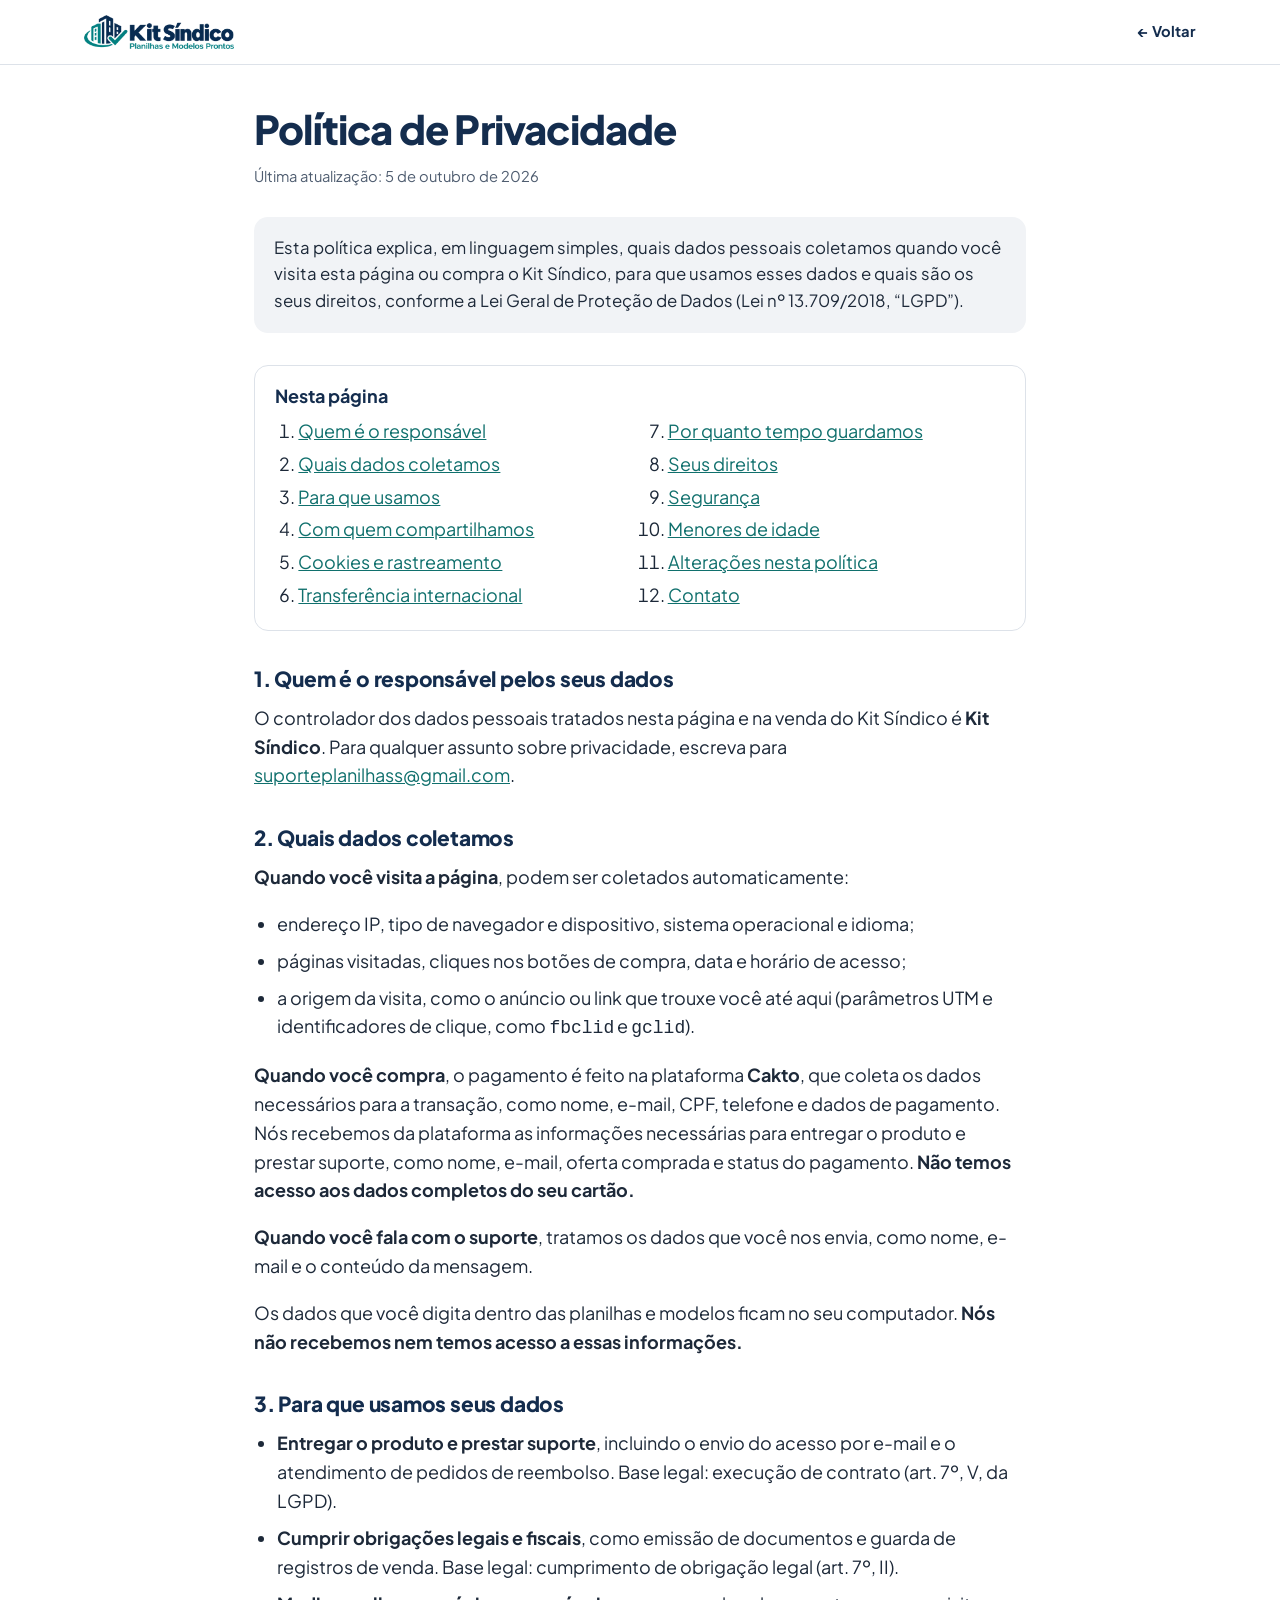
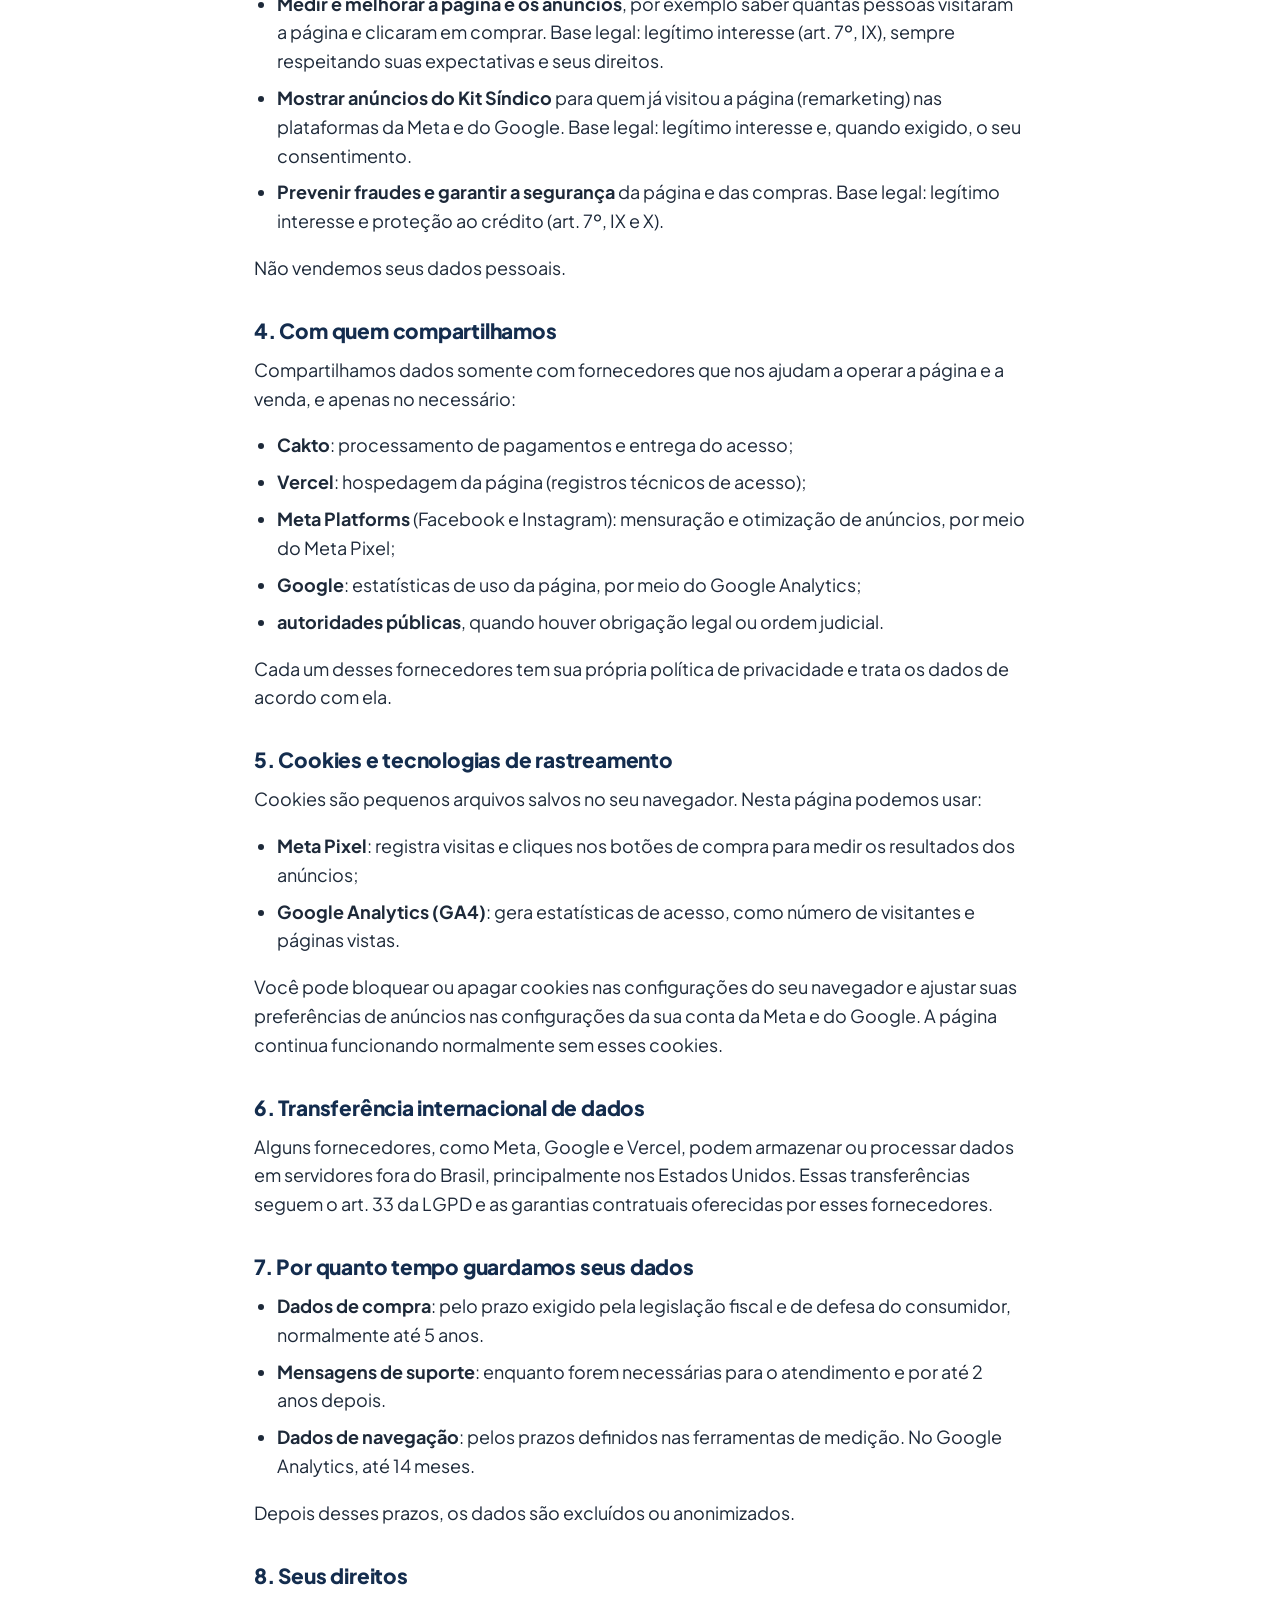
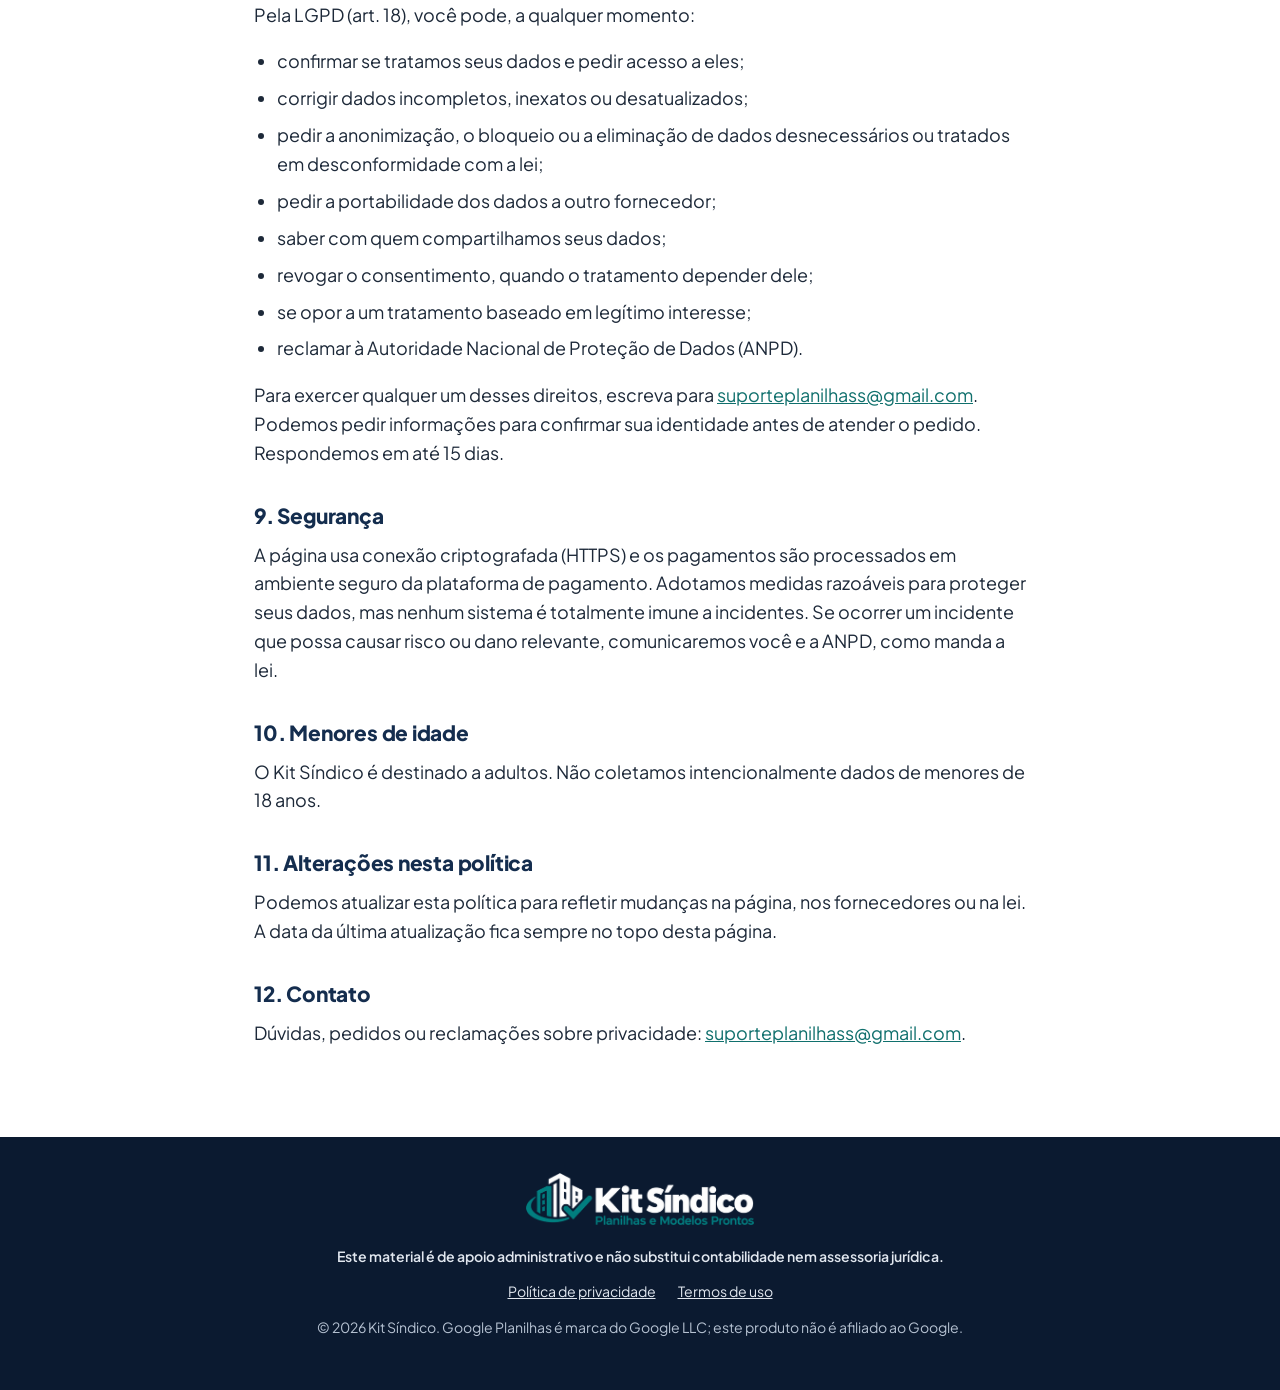
<file: privacidade.html>
<!doctype html>
<html lang="pt-BR">
<head>
  <meta charset="utf-8">
  <meta name="viewport" content="width=device-width, initial-scale=1">
  <title>Política de Privacidade — Kit Síndico</title>
  <meta name="description" content="Como o Kit Síndico coleta, usa e protege seus dados pessoais, de acordo com a LGPD.">
  <meta name="theme-color" content="#142D4E">
  <link rel="canonical" href="https://www.kitsindicocompleto.online/privacidade">
  <link rel="icon" href="assets/img/favicon-32.png" sizes="32x32" type="image/png">
  <link rel="icon" href="assets/img/favicon-192.png" sizes="192x192" type="image/png">
  <link rel="apple-touch-icon" href="assets/img/apple-touch-icon.png">
  <link rel="preconnect" href="https://fonts.googleapis.com">
  <link rel="preconnect" href="https://fonts.gstatic.com" crossorigin>
  <link rel="stylesheet" href="https://fonts.googleapis.com/css2?family=Plus+Jakarta+Sans:wght@400;600;700;800&display=swap">
  <link rel="stylesheet" href="assets/css/styles.css">
  <script src="config.js" defer></script>
  <script src="assets/js/legal.js" defer></script>
</head>
<body>

<a class="skip-link" href="#conteudo">Pular para o conteúdo</a>

<header class="legal-header">
  <div class="container">
    <a class="legal-brand" href="/"><img src="assets/img/logo.webp" width="480" height="109" alt="Kit Síndico — Planilhas e Modelos Prontos"></a>
    <a href="/">← Voltar</a>
  </div>
</header>

<main id="conteudo" class="legal">
  <div class="container narrow">
    <h1>Política de Privacidade</h1>
    <p class="legal__updated">Última atualização: 5 de outubro de 2026</p>

    <p class="legal__intro">Esta política explica, em linguagem simples, quais dados pessoais coletamos quando você visita esta página ou compra o Kit Síndico, para que usamos esses dados e quais são os seus direitos, conforme a Lei Geral de Proteção de Dados (Lei nº 13.709/2018, “LGPD”).</p>

    <nav class="legal__toc" aria-label="Índice">
      <p>Nesta página</p>
      <ol>
        <li><a href="#quem-somos">Quem é o responsável</a></li>
        <li><a href="#dados">Quais dados coletamos</a></li>
        <li><a href="#finalidades">Para que usamos</a></li>
        <li><a href="#compartilhamento">Com quem compartilhamos</a></li>
        <li><a href="#cookies">Cookies e rastreamento</a></li>
        <li><a href="#internacional">Transferência internacional</a></li>
        <li><a href="#retencao">Por quanto tempo guardamos</a></li>
        <li><a href="#direitos">Seus direitos</a></li>
        <li><a href="#seguranca">Segurança</a></li>
        <li><a href="#menores">Menores de idade</a></li>
        <li><a href="#alteracoes">Alterações nesta política</a></li>
        <li><a href="#contato">Contato</a></li>
      </ol>
    </nav>

    <h2 id="quem-somos">1. Quem é o responsável pelos seus dados</h2>
    <p>O controlador dos dados pessoais tratados nesta página e na venda do Kit Síndico é <strong data-legal-bind="nome">Kit Síndico</strong><span data-legal-bind="documento"></span>. Para qualquer assunto sobre privacidade, escreva para <span data-legal-bind="email">o nosso e-mail</span>.</p>

    <h2 id="dados">2. Quais dados coletamos</h2>
    <p><strong>Quando você visita a página</strong>, podem ser coletados automaticamente:</p>
    <ul>
      <li>endereço IP, tipo de navegador e dispositivo, sistema operacional e idioma;</li>
      <li>páginas visitadas, cliques nos botões de compra, data e horário de acesso;</li>
      <li>a origem da visita, como o anúncio ou link que trouxe você até aqui (parâmetros UTM e identificadores de clique, como <code>fbclid</code> e <code>gclid</code>).</li>
    </ul>
    <p><strong>Quando você compra</strong>, o pagamento é feito na plataforma <strong>Cakto</strong>, que coleta os dados necessários para a transação, como nome, e-mail, CPF, telefone e dados de pagamento. Nós recebemos da plataforma as informações necessárias para entregar o produto e prestar suporte, como nome, e-mail, oferta comprada e status do pagamento. <strong>Não temos acesso aos dados completos do seu cartão.</strong></p>
    <p><strong>Quando você fala com o suporte</strong>, tratamos os dados que você nos envia, como nome, e-mail e o conteúdo da mensagem.</p>
    <p>Os dados que você digita dentro das planilhas e modelos ficam no seu computador. <strong>Nós não recebemos nem temos acesso a essas informações.</strong></p>

    <h2 id="finalidades">3. Para que usamos seus dados</h2>
    <ul>
      <li><strong>Entregar o produto e prestar suporte</strong>, incluindo o envio do acesso por e-mail e o atendimento de pedidos de reembolso. Base legal: execução de contrato (art. 7º, V, da LGPD).</li>
      <li><strong>Cumprir obrigações legais e fiscais</strong>, como emissão de documentos e guarda de registros de venda. Base legal: cumprimento de obrigação legal (art. 7º, II).</li>
      <li><strong>Medir e melhorar a página e os anúncios</strong>, por exemplo saber quantas pessoas visitaram a página e clicaram em comprar. Base legal: legítimo interesse (art. 7º, IX), sempre respeitando suas expectativas e seus direitos.</li>
      <li><strong>Mostrar anúncios do Kit Síndico</strong> para quem já visitou a página (remarketing) nas plataformas da Meta e do Google. Base legal: legítimo interesse e, quando exigido, o seu consentimento.</li>
      <li><strong>Prevenir fraudes e garantir a segurança</strong> da página e das compras. Base legal: legítimo interesse e proteção ao crédito (art. 7º, IX e X).</li>
    </ul>
    <p>Não vendemos seus dados pessoais.</p>

    <h2 id="compartilhamento">4. Com quem compartilhamos</h2>
    <p>Compartilhamos dados somente com fornecedores que nos ajudam a operar a página e a venda, e apenas no necessário:</p>
    <ul>
      <li><strong>Cakto</strong>: processamento de pagamentos e entrega do acesso;</li>
      <li><strong>Vercel</strong>: hospedagem da página (registros técnicos de acesso);</li>
      <li><strong>Meta Platforms</strong> (Facebook e Instagram): mensuração e otimização de anúncios, por meio do Meta Pixel;</li>
      <li><strong>Google</strong>: estatísticas de uso da página, por meio do Google Analytics;</li>
      <li><strong>autoridades públicas</strong>, quando houver obrigação legal ou ordem judicial.</li>
    </ul>
    <p>Cada um desses fornecedores tem sua própria política de privacidade e trata os dados de acordo com ela.</p>

    <h2 id="cookies">5. Cookies e tecnologias de rastreamento</h2>
    <p>Cookies são pequenos arquivos salvos no seu navegador. Nesta página podemos usar:</p>
    <ul>
      <li><strong>Meta Pixel</strong>: registra visitas e cliques nos botões de compra para medir os resultados dos anúncios;</li>
      <li><strong>Google Analytics (GA4)</strong>: gera estatísticas de acesso, como número de visitantes e páginas vistas.</li>
    </ul>
    <p>Você pode bloquear ou apagar cookies nas configurações do seu navegador e ajustar suas preferências de anúncios nas configurações da sua conta da Meta e do Google. A página continua funcionando normalmente sem esses cookies.</p>

    <h2 id="internacional">6. Transferência internacional de dados</h2>
    <p>Alguns fornecedores, como Meta, Google e Vercel, podem armazenar ou processar dados em servidores fora do Brasil, principalmente nos Estados Unidos. Essas transferências seguem o art. 33 da LGPD e as garantias contratuais oferecidas por esses fornecedores.</p>

    <h2 id="retencao">7. Por quanto tempo guardamos seus dados</h2>
    <ul>
      <li><strong>Dados de compra</strong>: pelo prazo exigido pela legislação fiscal e de defesa do consumidor, normalmente até 5 anos.</li>
      <li><strong>Mensagens de suporte</strong>: enquanto forem necessárias para o atendimento e por até 2 anos depois.</li>
      <li><strong>Dados de navegação</strong>: pelos prazos definidos nas ferramentas de medição. No Google Analytics, até 14 meses.</li>
    </ul>
    <p>Depois desses prazos, os dados são excluídos ou anonimizados.</p>

    <h2 id="direitos">8. Seus direitos</h2>
    <p>Pela LGPD (art. 18), você pode, a qualquer momento:</p>
    <ul>
      <li>confirmar se tratamos seus dados e pedir acesso a eles;</li>
      <li>corrigir dados incompletos, inexatos ou desatualizados;</li>
      <li>pedir a anonimização, o bloqueio ou a eliminação de dados desnecessários ou tratados em desconformidade com a lei;</li>
      <li>pedir a portabilidade dos dados a outro fornecedor;</li>
      <li>saber com quem compartilhamos seus dados;</li>
      <li>revogar o consentimento, quando o tratamento depender dele;</li>
      <li>se opor a um tratamento baseado em legítimo interesse;</li>
      <li>reclamar à Autoridade Nacional de Proteção de Dados (ANPD).</li>
    </ul>
    <p>Para exercer qualquer um desses direitos, escreva para <span data-legal-bind="email">o nosso e-mail</span>. Podemos pedir informações para confirmar sua identidade antes de atender o pedido. Respondemos em até 15 dias.</p>

    <h2 id="seguranca">9. Segurança</h2>
    <p>A página usa conexão criptografada (HTTPS) e os pagamentos são processados em ambiente seguro da plataforma de pagamento. Adotamos medidas razoáveis para proteger seus dados, mas nenhum sistema é totalmente imune a incidentes. Se ocorrer um incidente que possa causar risco ou dano relevante, comunicaremos você e a ANPD, como manda a lei.</p>

    <h2 id="menores">10. Menores de idade</h2>
    <p>O Kit Síndico é destinado a adultos. Não coletamos intencionalmente dados de menores de 18 anos.</p>

    <h2 id="alteracoes">11. Alterações nesta política</h2>
    <p>Podemos atualizar esta política para refletir mudanças na página, nos fornecedores ou na lei. A data da última atualização fica sempre no topo desta página.</p>

    <h2 id="contato">12. Contato</h2>
    <p>Dúvidas, pedidos ou reclamações sobre privacidade: <span data-legal-bind="email">e-mail de suporte</span>.</p>
  </div>
</main>

<footer class="footer">
  <div class="container">
    <img class="footer__logo" src="assets/img/logo-branco.webp" width="480" height="109" loading="lazy" decoding="async" alt="Kit Síndico — Planilhas e Modelos Prontos">
    <p class="footer__disclaimer">Este material é de apoio administrativo e não substitui contabilidade nem assessoria jurídica.</p>
    <nav class="footer__links" aria-label="Links legais">
      <a href="/privacidade" aria-current="page">Política de privacidade</a>
      <a href="/termos">Termos de uso</a>
    </nav>
    <p class="footer__copy">© <span id="ano">2026</span> Kit Síndico. Google Planilhas é marca do Google LLC; este produto não é afiliado ao Google.</p>
  </div>
</footer>

</body>
</html>
</file>
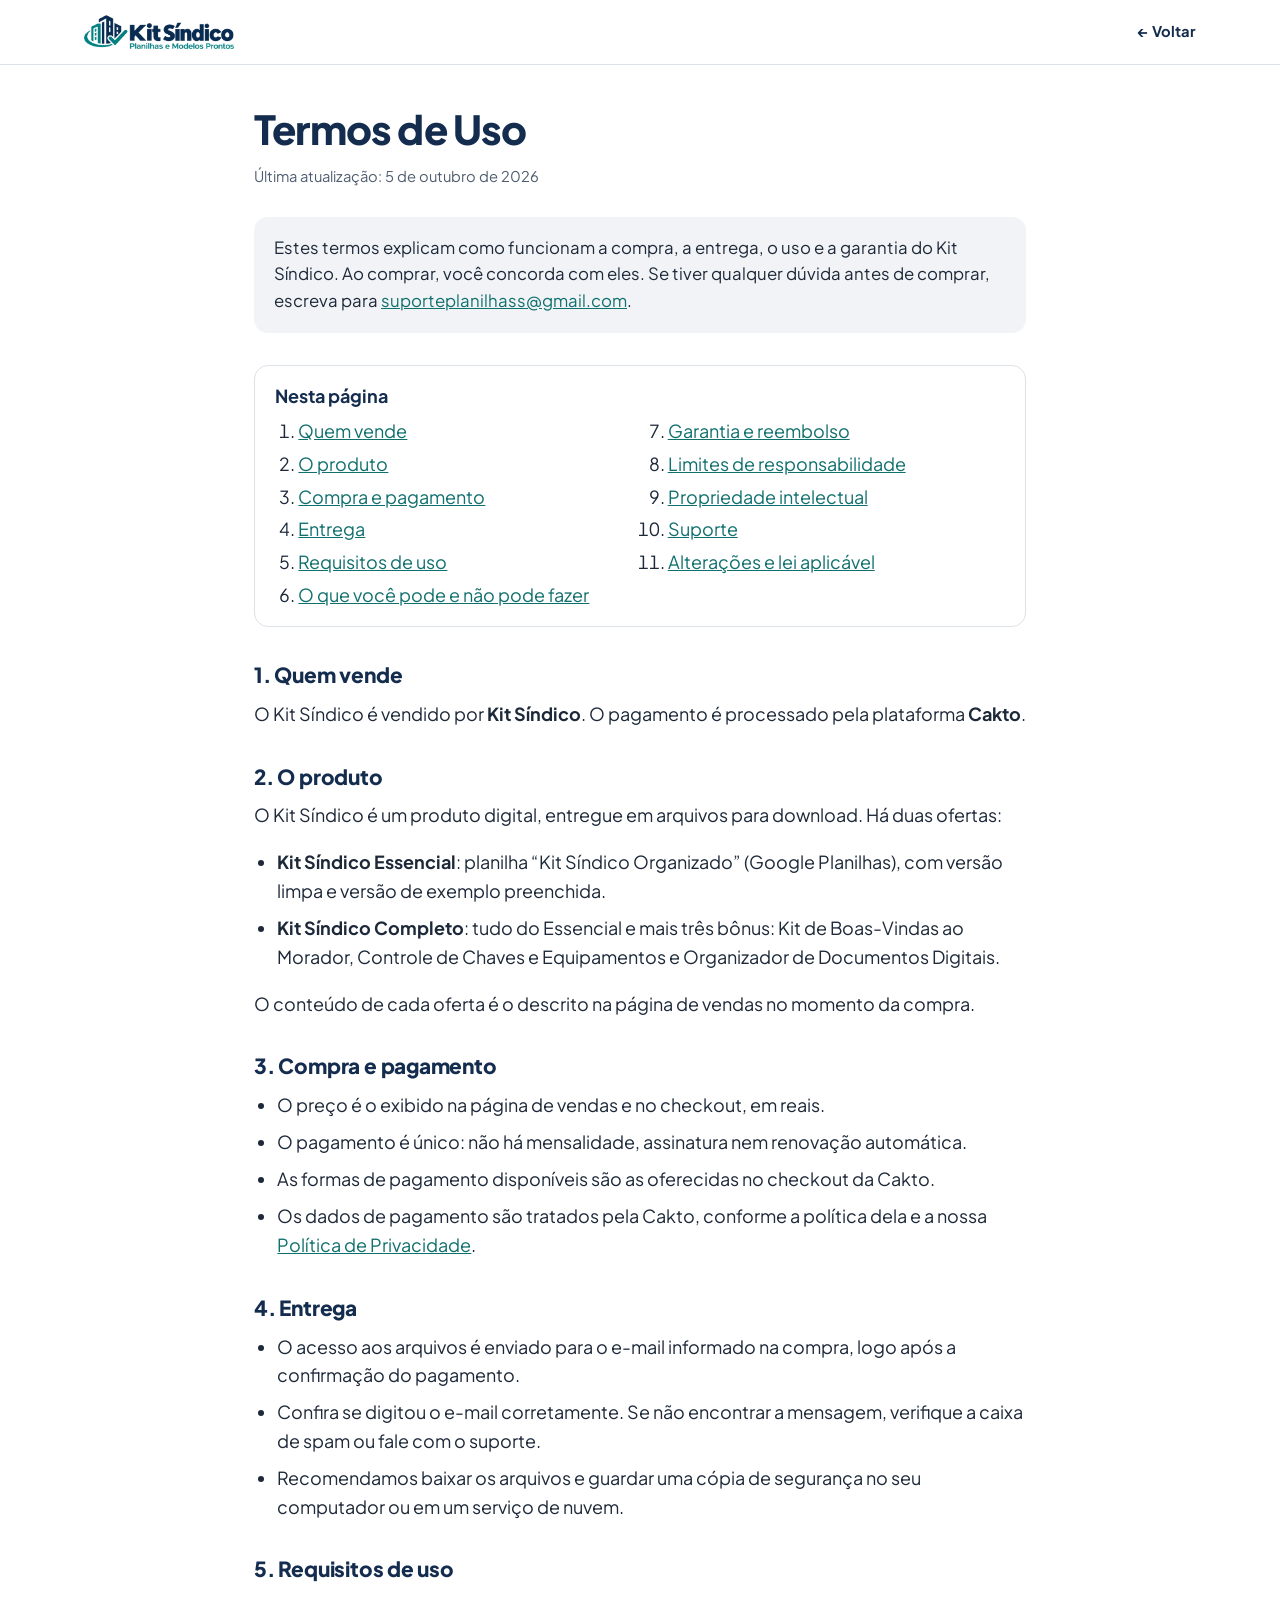
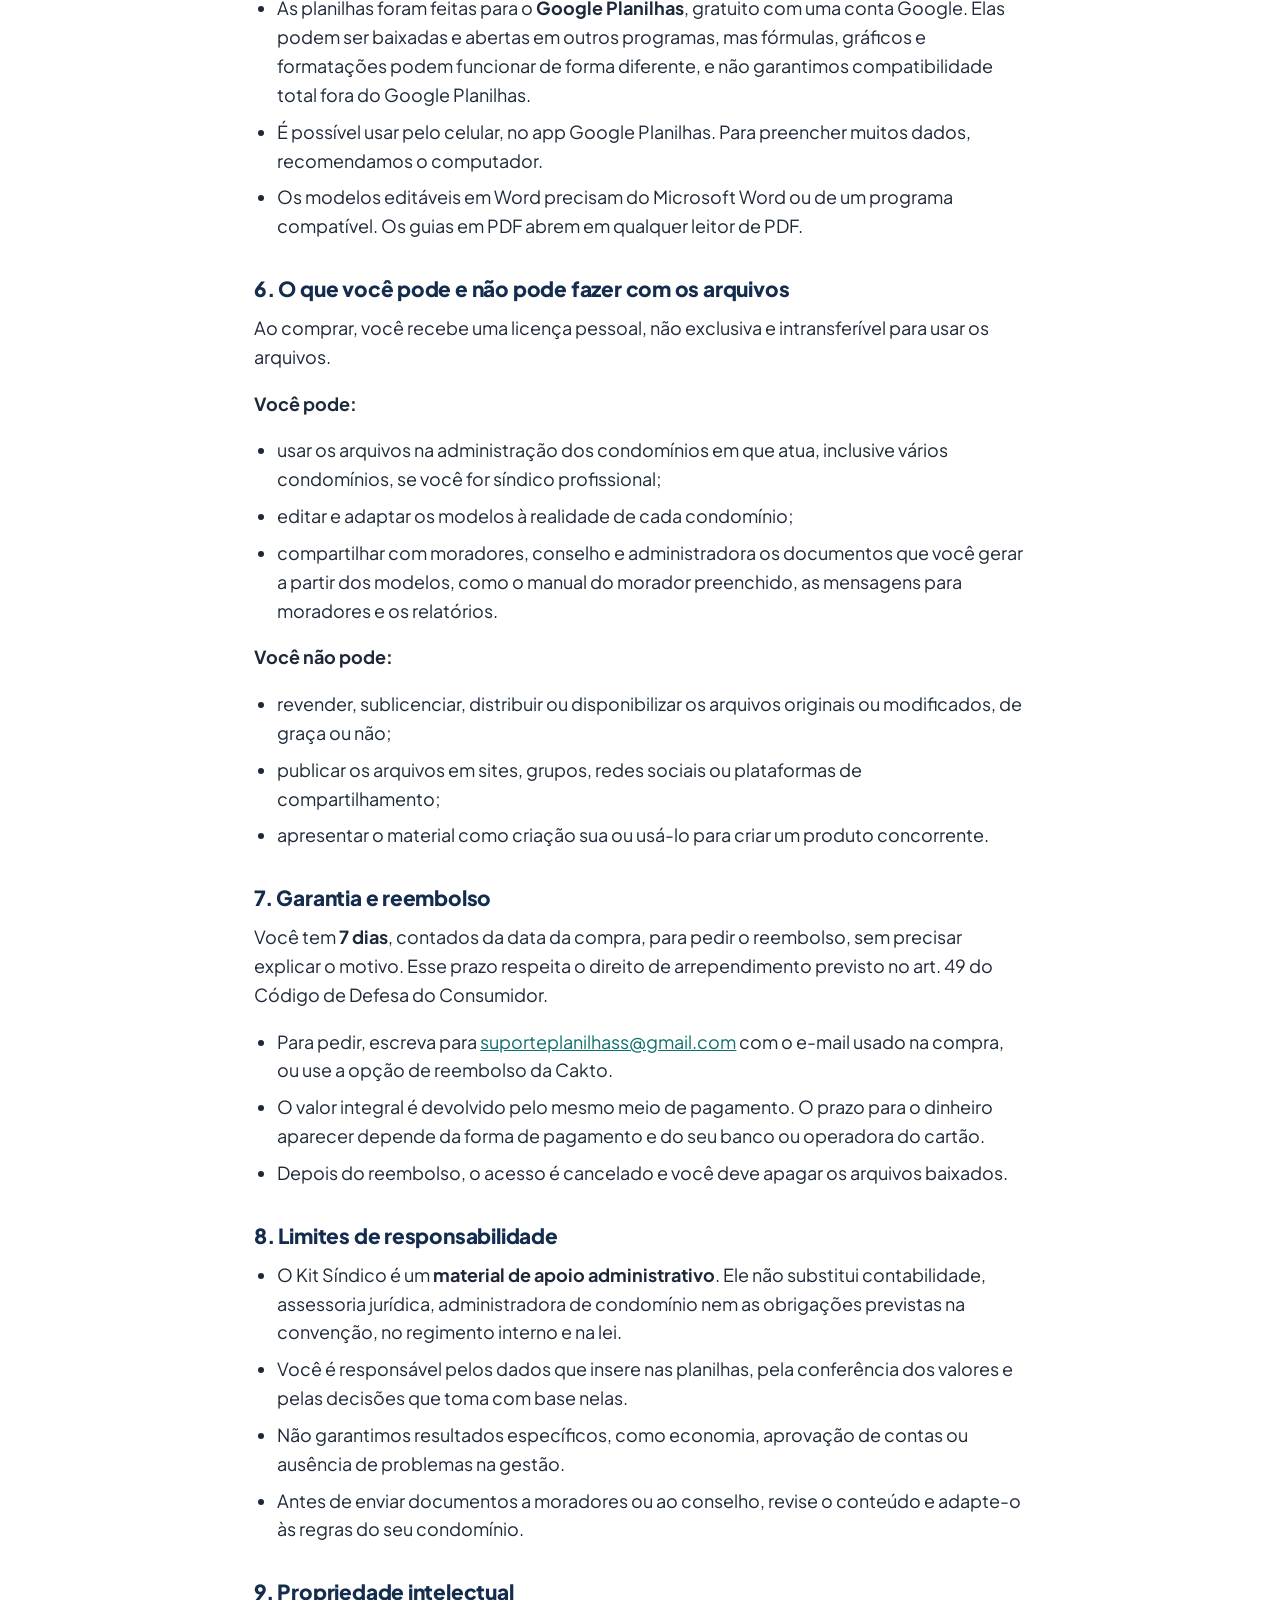
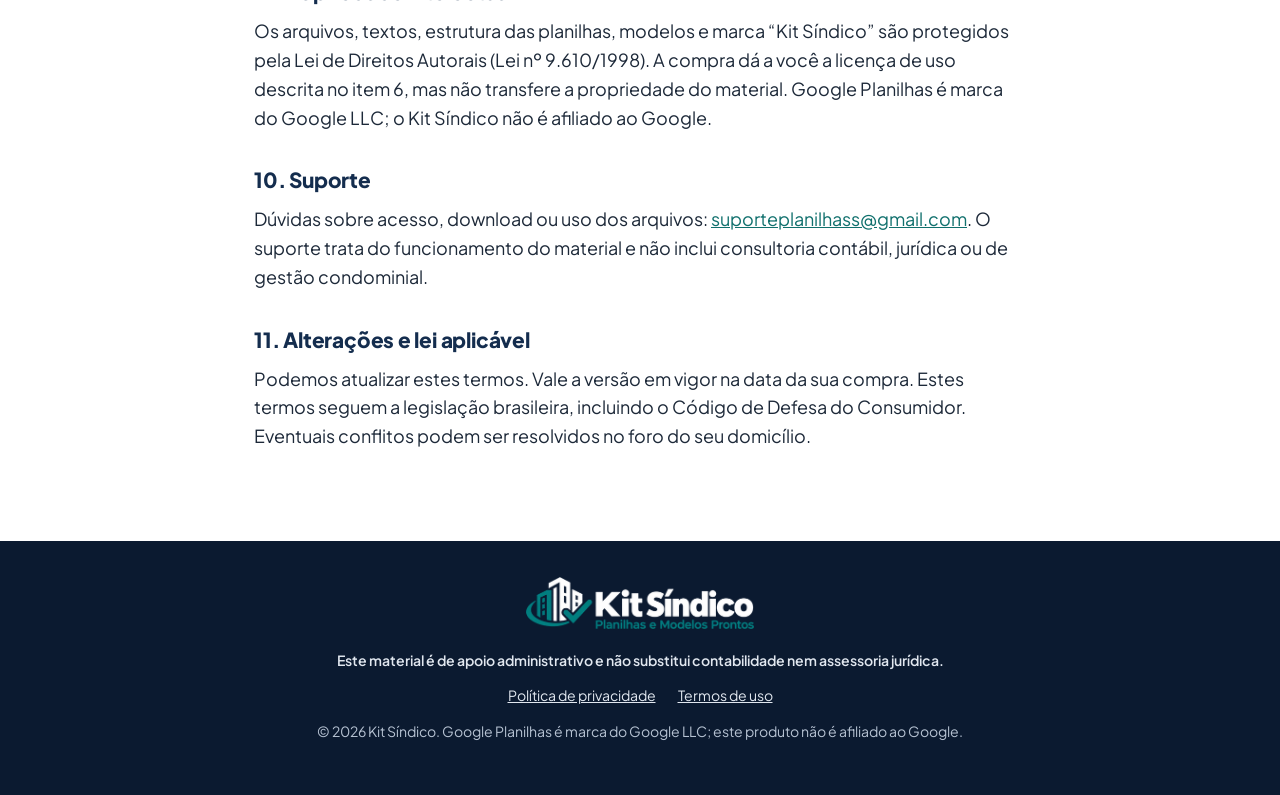
<file: termos.html>
<!doctype html>
<html lang="pt-BR">
<head>
  <meta charset="utf-8">
  <meta name="viewport" content="width=device-width, initial-scale=1">
  <title>Termos de Uso — Kit Síndico</title>
  <meta name="description" content="Condições de compra, entrega, licença de uso e garantia do Kit Síndico.">
  <meta name="theme-color" content="#142D4E">
  <link rel="canonical" href="https://www.kitsindicocompleto.online/termos">
  <link rel="icon" href="assets/img/favicon-32.png" sizes="32x32" type="image/png">
  <link rel="icon" href="assets/img/favicon-192.png" sizes="192x192" type="image/png">
  <link rel="apple-touch-icon" href="assets/img/apple-touch-icon.png">
  <link rel="preconnect" href="https://fonts.googleapis.com">
  <link rel="preconnect" href="https://fonts.gstatic.com" crossorigin>
  <link rel="stylesheet" href="https://fonts.googleapis.com/css2?family=Plus+Jakarta+Sans:wght@400;600;700;800&display=swap">
  <link rel="stylesheet" href="assets/css/styles.css">
  <script src="config.js" defer></script>
  <script src="assets/js/legal.js" defer></script>
</head>
<body>

<a class="skip-link" href="#conteudo">Pular para o conteúdo</a>

<header class="legal-header">
  <div class="container">
    <a class="legal-brand" href="/"><img src="assets/img/logo.webp" width="480" height="109" alt="Kit Síndico — Planilhas e Modelos Prontos"></a>
    <a href="/">← Voltar</a>
  </div>
</header>

<main id="conteudo" class="legal">
  <div class="container narrow">
    <h1>Termos de Uso</h1>
    <p class="legal__updated">Última atualização: 5 de outubro de 2026</p>

    <p class="legal__intro">Estes termos explicam como funcionam a compra, a entrega, o uso e a garantia do Kit Síndico. Ao comprar, você concorda com eles. Se tiver qualquer dúvida antes de comprar, escreva para <span data-legal-bind="email">o nosso e-mail</span>.</p>

    <nav class="legal__toc" aria-label="Índice">
      <p>Nesta página</p>
      <ol>
        <li><a href="#quem-vende">Quem vende</a></li>
        <li><a href="#produto">O produto</a></li>
        <li><a href="#compra">Compra e pagamento</a></li>
        <li><a href="#entrega">Entrega</a></li>
        <li><a href="#requisitos">Requisitos de uso</a></li>
        <li><a href="#licenca">O que você pode e não pode fazer</a></li>
        <li><a href="#garantia">Garantia e reembolso</a></li>
        <li><a href="#responsabilidade">Limites de responsabilidade</a></li>
        <li><a href="#propriedade">Propriedade intelectual</a></li>
        <li><a href="#suporte">Suporte</a></li>
        <li><a href="#alteracoes">Alterações e lei aplicável</a></li>
      </ol>
    </nav>

    <h2 id="quem-vende">1. Quem vende</h2>
    <p>O Kit Síndico é vendido por <strong data-legal-bind="nome">Kit Síndico</strong><span data-legal-bind="documento"></span>. O pagamento é processado pela plataforma <strong>Cakto</strong>.</p>

    <h2 id="produto">2. O produto</h2>
    <p>O Kit Síndico é um produto digital, entregue em arquivos para download. Há duas ofertas:</p>
    <ul>
      <li><strong>Kit Síndico Essencial</strong>: planilha “Kit Síndico Organizado” (Google Planilhas), com versão limpa e versão de exemplo preenchida.</li>
      <li><strong>Kit Síndico Completo</strong>: tudo do Essencial e mais três bônus: Kit de Boas-Vindas ao Morador, Controle de Chaves e Equipamentos e Organizador de Documentos Digitais.</li>
    </ul>
    <p>O conteúdo de cada oferta é o descrito na página de vendas no momento da compra.</p>

    <h2 id="compra">3. Compra e pagamento</h2>
    <ul>
      <li>O preço é o exibido na página de vendas e no checkout, em reais.</li>
      <li>O pagamento é único: não há mensalidade, assinatura nem renovação automática.</li>
      <li>As formas de pagamento disponíveis são as oferecidas no checkout da Cakto.</li>
      <li>Os dados de pagamento são tratados pela Cakto, conforme a política dela e a nossa <a href="/privacidade">Política de Privacidade</a>.</li>
    </ul>

    <h2 id="entrega">4. Entrega</h2>
    <ul>
      <li>O acesso aos arquivos é enviado para o e-mail informado na compra, logo após a confirmação do pagamento.</li>
      <li>Confira se digitou o e-mail corretamente. Se não encontrar a mensagem, verifique a caixa de spam ou fale com o suporte.</li>
      <li>Recomendamos baixar os arquivos e guardar uma cópia de segurança no seu computador ou em um serviço de nuvem.</li>
    </ul>

    <h2 id="requisitos">5. Requisitos de uso</h2>
    <ul>
      <li>As planilhas foram feitas para o <strong>Google Planilhas</strong>, gratuito com uma conta Google. Elas podem ser baixadas e abertas em outros programas, mas fórmulas, gráficos e formatações podem funcionar de forma diferente, e não garantimos compatibilidade total fora do Google Planilhas.</li>
      <li>É possível usar pelo celular, no app Google Planilhas. Para preencher muitos dados, recomendamos o computador.</li>
      <li>Os modelos editáveis em Word precisam do Microsoft Word ou de um programa compatível. Os guias em PDF abrem em qualquer leitor de PDF.</li>
    </ul>

    <h2 id="licenca">6. O que você pode e não pode fazer com os arquivos</h2>
    <p>Ao comprar, você recebe uma licença pessoal, não exclusiva e intransferível para usar os arquivos.</p>
    <p><strong>Você pode:</strong></p>
    <ul>
      <li>usar os arquivos na administração dos condomínios em que atua, inclusive vários condomínios, se você for síndico profissional;</li>
      <li>editar e adaptar os modelos à realidade de cada condomínio;</li>
      <li>compartilhar com moradores, conselho e administradora os documentos que você gerar a partir dos modelos, como o manual do morador preenchido, as mensagens para moradores e os relatórios.</li>
    </ul>
    <p><strong>Você não pode:</strong></p>
    <ul>
      <li>revender, sublicenciar, distribuir ou disponibilizar os arquivos originais ou modificados, de graça ou não;</li>
      <li>publicar os arquivos em sites, grupos, redes sociais ou plataformas de compartilhamento;</li>
      <li>apresentar o material como criação sua ou usá-lo para criar um produto concorrente.</li>
    </ul>

    <h2 id="garantia">7. Garantia e reembolso</h2>
    <p>Você tem <strong><span data-legal-bind="garantia">7</span> dias</strong>, contados da data da compra, para pedir o reembolso, sem precisar explicar o motivo. Esse prazo respeita o direito de arrependimento previsto no art. 49 do Código de Defesa do Consumidor.</p>
    <ul>
      <li>Para pedir, escreva para <span data-legal-bind="email">o nosso e-mail</span> com o e-mail usado na compra, ou use a opção de reembolso da Cakto.</li>
      <li>O valor integral é devolvido pelo mesmo meio de pagamento. O prazo para o dinheiro aparecer depende da forma de pagamento e do seu banco ou operadora do cartão.</li>
      <li>Depois do reembolso, o acesso é cancelado e você deve apagar os arquivos baixados.</li>
    </ul>

    <h2 id="responsabilidade">8. Limites de responsabilidade</h2>
    <ul>
      <li>O Kit Síndico é um <strong>material de apoio administrativo</strong>. Ele não substitui contabilidade, assessoria jurídica, administradora de condomínio nem as obrigações previstas na convenção, no regimento interno e na lei.</li>
      <li>Você é responsável pelos dados que insere nas planilhas, pela conferência dos valores e pelas decisões que toma com base nelas.</li>
      <li>Não garantimos resultados específicos, como economia, aprovação de contas ou ausência de problemas na gestão.</li>
      <li>Antes de enviar documentos a moradores ou ao conselho, revise o conteúdo e adapte-o às regras do seu condomínio.</li>
    </ul>

    <h2 id="propriedade">9. Propriedade intelectual</h2>
    <p>Os arquivos, textos, estrutura das planilhas, modelos e marca “Kit Síndico” são protegidos pela Lei de Direitos Autorais (Lei nº 9.610/1998). A compra dá a você a licença de uso descrita no item 6, mas não transfere a propriedade do material. Google Planilhas é marca do Google LLC; o Kit Síndico não é afiliado ao Google.</p>

    <h2 id="suporte">10. Suporte</h2>
    <p>Dúvidas sobre acesso, download ou uso dos arquivos: <span data-legal-bind="email">e-mail de suporte</span>. O suporte trata do funcionamento do material e não inclui consultoria contábil, jurídica ou de gestão condominial.</p>

    <h2 id="alteracoes">11. Alterações e lei aplicável</h2>
    <p>Podemos atualizar estes termos. Vale a versão em vigor na data da sua compra. Estes termos seguem a legislação brasileira, incluindo o Código de Defesa do Consumidor. Eventuais conflitos podem ser resolvidos no foro do seu domicílio.</p>
  </div>
</main>

<footer class="footer">
  <div class="container">
    <img class="footer__logo" src="assets/img/logo-branco.webp" width="480" height="109" loading="lazy" decoding="async" alt="Kit Síndico — Planilhas e Modelos Prontos">
    <p class="footer__disclaimer">Este material é de apoio administrativo e não substitui contabilidade nem assessoria jurídica.</p>
    <nav class="footer__links" aria-label="Links legais">
      <a href="/privacidade">Política de privacidade</a>
      <a href="/termos" aria-current="page">Termos de uso</a>
    </nav>
    <p class="footer__copy">© <span id="ano">2026</span> Kit Síndico. Google Planilhas é marca do Google LLC; este produto não é afiliado ao Google.</p>
  </div>
</footer>

</body>
</html>
</file>
<file: assets/css/styles.css>
/* =========================================================
   Kit Síndico — página de vendas
   Mobile-first. Tokens no :root.
   ========================================================= */
:root {
  --teal: #168A87;        /* principal (decorativo / textos grandes) */
  --teal-700: #10706D;    /* verde para texto pequeno (AA em branco) */
  --teal-50: #E6F4F3;
  --navy: #142D4E;        /* títulos e fundos de destaque */
  --navy-800: #0F2340;
  --gray: #F1F3F6;
  --line: #DDE2E9;
  --text: #1D2939;
  --muted: #4F5D70;
  --off: #6B7584;         /* "não incluído" (AA em branco) */
  --cta: #F5A524;         /* âmbar: texto navy sobre âmbar ≈ 6,8:1 */
  --cta-hover: #FFB83D;
  --red: #B42318;
  --red-50: #FDECEA;
  --amber-50: #FFF4DE;
  --amber-ink: #8A5300;
  --white: #fff;

  --radius: 14px;
  --radius-lg: 20px;
  --shadow: 0 1px 2px rgba(20,45,78,.06), 0 8px 24px rgba(20,45,78,.08);
  --shadow-lg: 0 2px 4px rgba(20,45,78,.06), 0 24px 48px rgba(20,45,78,.16);
  --font: "Plus Jakarta Sans", system-ui, -apple-system, "Segoe UI", Roboto, Arial, sans-serif;
  --gutter: 16px;
  --sticky-h: 0px;
}

*, *::before, *::after { box-sizing: border-box; }
html { -webkit-text-size-adjust: 100%; scroll-behavior: smooth; }
body {
  margin: 0;
  font-family: var(--font);
  font-size: 17px;
  line-height: 1.6;
  color: var(--text);
  background: var(--white);
  overflow-x: hidden;
  padding-bottom: var(--sticky-h);
}
img { max-width: 100%; height: auto; display: block; }
h1, h2, h3 { color: var(--navy); line-height: 1.2; margin: 0 0 .5em; letter-spacing: -.01em; }
h1 { font-size: clamp(1.85rem, 6.6vw, 3.1rem); font-weight: 800; letter-spacing: -.02em; }
h2 { font-size: clamp(1.55rem, 5.2vw, 2.35rem); font-weight: 800; }
h3 { font-size: 1.15rem; font-weight: 700; }
h1, h2, .turn__big { text-wrap: balance; }
p { margin: 0 0 1em; }
a { color: var(--teal-700); }
strong { font-weight: 700; }
ul { padding: 0; margin: 0; list-style: none; }

:focus-visible { outline: 3px solid var(--cta); outline-offset: 3px; border-radius: 6px; }
.section--navy :focus-visible, .footer :focus-visible { outline-color: #fff; }

.skip-link {
  position: absolute; left: 8px; top: -60px; z-index: 100;
  background: var(--navy); color: #fff; padding: 10px 14px; border-radius: 8px; text-decoration: none;
}
.skip-link:focus { top: 8px; }

.ic { width: 1.1em; height: 1.1em; flex: none; vertical-align: -0.18em; }
.ic--down { transform: rotate(90deg); }
.container { width: 100%; max-width: 1160px; margin: 0 auto; padding: 0 var(--gutter); }
.narrow { max-width: 820px; }
.center { text-align: center; }
.br-d { display: none; }

/* ---------- Botões ---------- */
.btn {
  display: inline-flex; align-items: center; justify-content: center; gap: .5em;
  min-height: 52px; padding: 14px 24px;
  font: inherit; font-weight: 800; font-size: 1.05rem; line-height: 1.2; text-align: center;
  text-decoration: none; border-radius: 12px; border: 2px solid transparent; cursor: pointer;
  transition: transform .15s ease, background-color .15s ease, box-shadow .15s ease;
}
.btn--cta { background: var(--cta); color: var(--navy); box-shadow: 0 6px 18px rgba(245,165,36,.35); }
.btn--cta:hover { background: var(--cta-hover); transform: translateY(-1px); }
.btn--outline { background: #fff; color: var(--navy); border-color: var(--navy); }
.btn--outline:hover { background: var(--gray); }
.btn--lg { min-height: 60px; font-size: 1.12rem; padding: 16px 28px; }
.btn--block { display: flex; width: 100%; }

/* ---------- Topbar ---------- */
.topbar { background: var(--navy); color: #fff; font-size: .82rem; font-weight: 600; text-align: center; }
.topbar p { margin: 0; padding: 8px var(--gutter); }
.topbar .ic { color: var(--cta); }

/* ---------- Cabeçalho com logo ---------- */
.site-header { background: #fff; border-bottom: 1px solid var(--line); }
.site-header .container { display: flex; justify-content: center; padding-top: 12px; padding-bottom: 12px; }
.site-logo { display: inline-block; border-radius: 8px; }
.site-logo img { height: 40px; width: auto; }
.logo--branco { display: none; }

/* ---------- Seções ---------- */
.section { padding: 64px 0; }
.section--gray { background: var(--gray); }
.section--navy { background: var(--navy); color: #E7EDF5; }
.section--navy h2, .section--navy h3 { color: #fff; }
.section-head { max-width: 760px; margin: 0 auto 36px; text-align: center; }
.eyebrow {
  display: inline-block; margin: 0 0 12px; font-size: .8rem; font-weight: 800;
  letter-spacing: .08em; text-transform: uppercase; color: var(--teal-700);
}
.eyebrow--light { color: var(--cta); }
.lead { font-size: 1.08rem; color: var(--muted); }
.section--navy .lead { color: #D3DCE8; }

/* ---------- Hero ---------- */
.hero { padding: 36px 0 56px; background: linear-gradient(180deg, #fff 0%, var(--teal-50) 100%); }
.hero__grid { display: grid; gap: 36px; align-items: center; }
.hero__text .hl { color: var(--teal-700); }
.hero__sub { font-size: 1.08rem; color: var(--muted); margin-bottom: 24px; }
.hero__sub strong { color: var(--navy); }
.hero .btn { width: 100%; }
.microcopy { margin: 12px 0 0; font-size: .86rem; color: var(--muted); text-align: center; }

.hero-photo { position: relative; margin: 0; }
.hero-photo img { width: 100%; aspect-ratio: 4 / 3; object-fit: cover; border-radius: var(--radius-lg); box-shadow: var(--shadow-lg); }
.hero-card {
  position: relative; margin: -32px 12px 0;
  background: #fff; border-radius: var(--radius); box-shadow: var(--shadow-lg); padding: 14px 16px;
  border-top: 4px solid var(--teal);
}
.hero-card__title { margin: 0 0 6px; font-weight: 800; color: var(--navy); font-size: .95rem; }
.hero-card li { display: flex; align-items: center; gap: 10px; padding: 5px 0; font-size: .9rem; border-top: 1px solid var(--gray); }
.hero-card .tag { min-width: 68px; }
.hero-card--shot img { width: 100%; height: auto; aspect-ratio: auto; object-fit: contain; box-shadow: none; border-radius: 8px; border: 1px solid var(--line); }
.hero-card__note { margin: 6px 0 0; font-size: .72rem; color: var(--muted); text-align: right; }
.offer__shot { width: 100%; border-radius: 10px; border: 1px solid var(--line); margin: 0 0 14px; box-shadow: var(--shadow); }
.final__shot { max-width: 560px; margin: 0 auto 28px; }
.final__shot img { width: 100%; border-radius: 14px; box-shadow: 0 20px 50px rgba(0,0,0,.4); }
.final__shot figcaption { font-size: .8rem; color: #B6C2D2; margin-top: 8px; }

/* ---------- Dor ---------- */
.pain-list { display: grid; gap: 14px; margin: 28px 0 36px; }
.pain-list li {
  display: flex; gap: 14px; align-items: flex-start; background: #fff; padding: 18px;
  border-radius: var(--radius); box-shadow: var(--shadow);
}
.pain-list p { margin: 0; }
.pain-ic {
  flex: none; display: grid; place-items: center; width: 44px; height: 44px; border-radius: 12px;
  background: var(--red-50); color: var(--red);
}
.pain-ic svg { width: 24px; height: 24px; }
.turn { background: var(--navy); color: #E7EDF5; border-radius: var(--radius-lg); padding: 28px 22px; text-align: center; }
.turn__big { font-size: clamp(1.35rem, 4.8vw, 1.9rem); font-weight: 800; color: #fff; line-height: 1.25; }
.turn p:last-child { margin: 0; }

/* ---------- Mecanismo ---------- */
.steps { list-style: none; padding: 0; margin: 0 0 32px; display: grid; gap: 14px; counter-reset: s; }
.step { display: flex; gap: 16px; align-items: flex-start; padding: 20px; border: 1px solid var(--line); border-radius: var(--radius); background: #fff; }
.step h3 { margin-bottom: .25em; }
.step p { margin: 0; color: var(--muted); }
.step__n {
  flex: none; display: grid; place-items: center; width: 44px; height: 44px; border-radius: 50%;
  background: var(--teal); color: #fff; font-weight: 800; font-size: 1.2rem;
}

.flow {
  display: grid; gap: 14px; align-items: center; padding: 20px; margin-bottom: 32px;
  background: var(--gray); border-radius: var(--radius-lg);
}
.flow__tabs { display: flex; flex-wrap: wrap; gap: 8px; justify-content: center; }
.flow__tabs span {
  background: #fff; border: 1px solid var(--line); border-radius: 8px; padding: 6px 12px;
  font-size: .9rem; font-weight: 600; color: var(--navy);
}
.flow__arrow { display: grid; place-items: center; color: var(--teal); }
.flow__arrow svg { width: 32px; height: 32px; transform: rotate(90deg); }
.flow__panel { background: #fff; border-radius: var(--radius); box-shadow: var(--shadow); padding: 18px; border-top: 5px solid var(--teal); }
.flow__title { font-weight: 800; color: var(--navy); margin-bottom: 10px; }
.flow__panel--shot { margin: 0; padding: 10px; border-top-width: 5px; }
.flow__panel--shot img { width: 100%; border-radius: 8px; }
.flow__panel--shot figcaption { font-size: .8rem; color: var(--muted); text-align: center; padding-top: 8px; }
.kit-shot { display: block; margin-top: 22px; border-radius: 12px; overflow: hidden; border: 1px solid var(--line); box-shadow: var(--shadow); }
.kit-shot img { width: 100%; }
.flow__panel li { display: flex; align-items: center; gap: 10px; padding: 7px 0; border-top: 1px solid var(--gray); font-size: .95rem; }
.tag { flex: none; min-width: 74px; text-align: center; font-size: .72rem; font-weight: 800; text-transform: uppercase; letter-spacing: .04em; padding: 3px 8px; border-radius: 6px; }
.tag--red { background: var(--red-50); color: var(--red); }
.tag--amber { background: var(--amber-50); color: var(--amber-ink); }
.tag--teal { background: var(--teal-50); color: var(--teal-700); }

.ease { display: grid; gap: 12px; grid-template-columns: 1fr; }
@media (min-width: 420px) { .ease { grid-template-columns: 1fr 1fr; } }
.ease li { display: flex; gap: 10px; align-items: flex-start; padding: 14px; border-radius: var(--radius); background: var(--teal-50); }
.ease .ic { width: 24px; height: 24px; color: var(--teal-700); margin-top: 2px; }
.ease strong { display: block; color: var(--navy); line-height: 1.3; }
.ease span { display: block; font-size: .88rem; color: var(--muted); line-height: 1.4; margin-top: 2px; }

/* ---------- Cards do kit ---------- */
.cards { display: grid; gap: 14px; }
.card { background: #fff; border-radius: var(--radius); padding: 22px; box-shadow: var(--shadow); }
.card p { margin: 0; color: var(--muted); }
.card__ic { display: grid; place-items: center; width: 44px; height: 44px; border-radius: 12px; background: var(--teal-50); color: var(--teal-700); margin-bottom: 12px; }
.card__ic svg { width: 24px; height: 24px; }
.card--wide { border-top: 5px solid var(--teal); }
.card--wide h3 { font-size: 1.3rem; }

.checks li { display: flex; gap: 10px; padding: 5px 0; }
.checks .ic { color: var(--teal-700); margin-top: .3em; }
.checks--light .ic { color: var(--cta); }

.gallery-title { text-align: center; margin: 48px 0 18px; font-size: 1.35rem; }
.gallery {
  display: grid; grid-auto-flow: column; grid-auto-columns: 82%; gap: 14px;
  overflow-x: auto; scroll-snap-type: x mandatory; padding: 4px 4px 14px; margin: 0 -4px 28px;
  -webkit-overflow-scrolling: touch;
}
.gallery figure { margin: 0; scroll-snap-align: start; background: #fff; border-radius: var(--radius); overflow: hidden; box-shadow: var(--shadow); }
.gallery-note { text-align: center; font-size: .85rem; color: var(--muted); margin: -14px 0 24px; }
.gallery figcaption { padding: 10px 14px; font-weight: 700; font-size: .92rem; color: var(--navy); }

/* ---------- Para quem ---------- */
.fit { display: grid; gap: 16px; }
.fit__col { border-radius: var(--radius-lg); padding: 24px 20px; }
.fit__col h3 { font-size: 1.25rem; }
.fit__col li { display: flex; gap: 10px; padding: 7px 0; }
.fit__col .ic { margin-top: .3em; }
.fit__col--yes { background: var(--teal-50); }
.fit__col--yes .ic { color: var(--teal-700); }
.fit__col--no { background: var(--gray); }
.fit__col--no .ic { color: var(--off); }

/* ---------- Bônus ---------- */
.bonus-list { display: grid; gap: 18px; margin-bottom: 32px; }
.bonus { background: var(--navy-800); border: 1px solid rgba(255,255,255,.12); border-radius: var(--radius-lg); padding: 24px 20px; }
.bonus__head { display: flex; gap: 14px; align-items: center; margin-bottom: 14px; }
.bonus__head h3 { margin: 0; font-size: 1.25rem; }
.bonus__ic { flex: none; display: grid; place-items: center; width: 56px; height: 56px; border-radius: 14px; background: var(--teal); color: #fff; }
.bonus__ic svg { width: 30px; height: 30px; }
.bonus__tag { margin: 0 0 4px; font-size: .75rem; font-weight: 800; letter-spacing: .06em; text-transform: uppercase; color: var(--cta); }
.bonus__problem { background: rgba(255,255,255,.06); border-left: 4px solid var(--cta); padding: 12px 14px; border-radius: 0 10px 10px 0; color: #E7EDF5; }
.bonus__problem strong { color: #fff; }

/* ---------- Ofertas ---------- */
.urgency { max-width: 640px; margin: -12px auto 24px; text-align: center; font-weight: 700; color: var(--amber-ink); background: var(--amber-50); padding: 10px 16px; border-radius: 10px; }
.offers { display: grid; gap: 20px; align-items: start; max-width: 1000px; margin: 0 auto; }
.offer { position: relative; background: #fff; border-radius: var(--radius-lg); padding: 28px 20px 22px; border: 2px solid var(--line); }
.offer--main { border: 3px solid var(--teal); box-shadow: var(--shadow-lg); padding-top: 36px; }
.offer__badge {
  position: absolute; top: -16px; left: 50%; transform: translateX(-50%); white-space: nowrap;
  background: var(--teal-700); color: #fff; font-weight: 800; font-size: .82rem; letter-spacing: .06em; text-transform: uppercase;
  padding: 6px 16px; border-radius: 999px; margin: 0;
}
.offer__name { font-size: 1.45rem; margin-bottom: .2em; }
.offer__desc { color: var(--muted); margin-bottom: 12px; }
.offer__price { display: flex; align-items: baseline; flex-wrap: wrap; gap: 4px; margin-bottom: 8px; color: var(--navy); }
.offer__old { color: var(--off); font-size: .95rem; }
.offer__was { display: flex; align-items: center; gap: 8px; width: 100%; }
.offer__was:not(:has(:not([hidden]))) { display: none; }
.offer__off { padding: 2px 9px; border-radius: 999px; background: #000; color: #fff; font-size: .8rem; font-weight: 800; }
.offer__cur { font-size: 1.3rem; font-weight: 700; }
.offer__val { font-size: 3.4rem; font-weight: 800; line-height: 1; letter-spacing: -.03em; }
.offer--alt .offer__val { font-size: 2.6rem; }
.offer__once { margin-left: 6px; font-size: .9rem; color: var(--muted); font-weight: 600; }
.offer__contrast {
  display: flex; gap: 8px; align-items: flex-start; background: var(--amber-50); color: #5C3A00;
  padding: 10px 12px; border-radius: 10px; font-weight: 700; font-size: .95rem;
}
.offer__contrast .ic { color: var(--amber-ink); margin-top: .2em; }
.offer__list { margin: 14px 0 20px; }
.offer__list li { display: flex; gap: 10px; padding: 7px 0; border-top: 1px solid var(--gray); font-size: .98rem; line-height: 1.45; }
.offer__list .ic { margin-top: .2em; }
.ic.ok { color: var(--teal-700); }
.ic.no { color: var(--off); }
.offer__list li.is-bonus { background: var(--teal-50); margin: 0 -10px; padding: 8px 10px; border-top-color: #fff; border-radius: 8px; }
.offer__list li.is-out { color: var(--off); }
.offer__list li.is-out .ic { color: var(--off); }
.offer__list em { font-style: normal; font-weight: 700; font-size: .85em; white-space: nowrap; }
.offer__fine { margin: 12px 0 0; text-align: center; font-size: .82rem; color: var(--muted); }

.compare { max-width: 820px; margin: 40px auto 0; overflow-x: auto; }
.compare table { width: 100%; border-collapse: separate; border-spacing: 0; background: #fff; border-radius: var(--radius); box-shadow: var(--shadow); font-size: .95rem; }
.compare caption { font-weight: 800; color: var(--navy); font-size: 1.15rem; padding-bottom: 12px; text-align: left; }
.compare th, .compare td { padding: 12px 10px; border-bottom: 1px solid var(--gray); text-align: center; }
.compare thead th { background: var(--navy); color: #fff; font-size: .85rem; }
.compare thead th:first-child { border-top-left-radius: var(--radius); }
.compare thead th:last-child { border-top-right-radius: var(--radius); background: var(--teal-700); }
.compare tbody th, .compare thead th:first-child { text-align: left; font-weight: 600; }
.compare td.col-main { background: var(--teal-50); }
.compare .ic { width: 22px; height: 22px; }
.compare .row-price th, .compare .row-price td { font-weight: 800; color: var(--navy); border-bottom: 0; }
.offer-guarantee { max-width: 680px; margin: 24px auto 0; text-align: center; color: var(--muted); }
.offer-guarantee .ic { color: var(--teal-700); }

/* ---------- Garantia ---------- */
.guarantee { display: grid; gap: 24px; justify-items: center; text-align: center; max-width: 900px; }
.seal { width: 170px; height: 170px; filter: drop-shadow(0 10px 20px rgba(20,45,78,.2)); }
.guarantee p { color: var(--muted); }

/* ---------- Depoimentos ---------- */
.testimonials { display: grid; gap: 16px; }
.testimonial { background: #fff; border-radius: var(--radius); padding: 22px; box-shadow: var(--shadow); margin: 0; }
.testimonial blockquote { margin: 0 0 14px; font-size: 1.02rem; }
.testimonial figcaption { display: flex; gap: 12px; align-items: center; font-size: .9rem; color: var(--muted); }
.testimonial figcaption strong { display: block; color: var(--navy); }
.testimonial img { width: 48px; height: 48px; border-radius: 50%; object-fit: cover; }

/* ---------- Autor ---------- */
.author { display: grid; gap: 20px; justify-items: center; text-align: center; }
.author img { width: 140px; height: 140px; border-radius: 50%; object-fit: cover; box-shadow: var(--shadow); }

/* ---------- FAQ ---------- */
.faq details { background: #fff; border-radius: var(--radius); margin-bottom: 10px; box-shadow: var(--shadow); }
.faq summary {
  list-style: none; cursor: pointer; display: flex; justify-content: space-between; align-items: center; gap: 12px;
  padding: 18px 20px; font-weight: 700; color: var(--navy); border-radius: var(--radius);
}
.faq summary::-webkit-details-marker { display: none; }
.faq summary::after {
  content: ""; flex: none; width: 22px; height: 22px;
  background: no-repeat center/22px url("data:image/svg+xml,%3Csvg xmlns='http://www.w3.org/2000/svg' viewBox='0 0 24 24'%3E%3Cpath fill='none' stroke='%2310706D' stroke-width='2.4' stroke-linecap='round' stroke-linejoin='round' d='M6 9l6 6 6-6'/%3E%3C/svg%3E");
  transition: transform .2s ease;
}
.faq details[open] summary::after { transform: rotate(180deg); }
.faq__a { padding: 0 20px 18px; color: var(--muted); }
.faq__a p { margin: 0; }

/* ---------- CTA final ---------- */
.final h2 { margin-bottom: 24px; }
.recap { display: grid; gap: 10px; max-width: 560px; margin: 0 auto 28px; text-align: left; }
.recap li { display: flex; gap: 10px; font-size: 1.05rem; }
.recap .ic { color: var(--cta); margin-top: .3em; }
.final .btn { width: 100%; max-width: 480px; }
.final__alt { margin: 18px 0 0; font-size: .92rem; }
.final__alt a { color: #C8D3E1; }
.final__alt a:hover { color: #fff; }

/* ---------- Rodapé ---------- */
.footer { background: #0B1A30; color: #B6C2D2; padding: 36px 0 40px; font-size: .88rem; text-align: center; }
.footer p { margin: 0 0 12px; }
.footer__logo { height: 52px; width: auto; margin: 0 auto 20px; }
.footer__disclaimer { color: #E1E7EF; font-weight: 600; }
.footer__links { display: flex; flex-wrap: wrap; justify-content: center; gap: 8px 22px; margin-bottom: 14px; }
.footer__links a { color: #E1E7EF; }

/* ---------- CTA fixo mobile ---------- */
.sticky-cta {
  position: fixed; left: 0; right: 0; bottom: 0; z-index: 50;
  padding: 10px var(--gutter) calc(10px + env(safe-area-inset-bottom));
  background: rgba(255,255,255,.97); border-top: 1px solid var(--line); box-shadow: 0 -6px 20px rgba(20,45,78,.12);
  transform: translateY(110%); transition: transform .25s ease; visibility: hidden;
}
.sticky-cta.is-visible { transform: translateY(0); visibility: visible; }
.sticky-cta .btn { min-height: 52px; }

/* ---------- Animações ---------- */
@media (prefers-reduced-motion: no-preference) {
  .js .reveal { opacity: 0; transform: translateY(18px); transition: opacity .55s ease, transform .55s ease; }
  .js .reveal.is-visible { opacity: 1; transform: none; }
}
@media (prefers-reduced-motion: reduce) {
  html { scroll-behavior: auto; }
  *, *::before, *::after { transition: none !important; animation: none !important; }
}

/* =========================================================
   Tablet (≥ 640px)
   ========================================================= */
@media (min-width: 640px) {
  :root { --gutter: 24px; }
  .hero .btn { width: auto; }
  .microcopy { text-align: left; }
  .cards { grid-template-columns: 1fr 1fr; }
  .card--wide { grid-column: 1 / -1; }
  .ease { grid-template-columns: repeat(4, 1fr); }
  .gallery { grid-auto-columns: 46%; }
  .fit { grid-template-columns: 1fr 1fr; }
  .testimonials { grid-template-columns: repeat(2, 1fr); }
  .compare th, .compare td { padding: 14px 16px; }
}

/* =========================================================
   Desktop (≥ 960px)
   ========================================================= */
@media (min-width: 960px) {
  body { font-size: 18px; }
  .section { padding: 96px 0; }
  .br-d { display: inline; }
  .hero { padding: 64px 0 88px; }
  .site-header .container { justify-content: flex-start; padding-top: 14px; padding-bottom: 14px; }
  .site-logo img { height: 48px; }
  .hero__grid { grid-template-columns: 1.02fr 1fr; gap: 56px; }
  .hero-photo { margin: 0 0 0 0; }
  .hero-card { position: absolute; margin: 0; left: -36px; bottom: 28px; width: 340px; }
  .steps { grid-template-columns: repeat(3, 1fr); }
  .flow { grid-template-columns: 1fr auto 1.1fr; padding: 28px; }
  .flow__arrow svg { transform: none; }
  .flow__tabs { justify-content: flex-start; }
  .cards { grid-template-columns: repeat(3, 1fr); }
  .card--wide { grid-column: 1 / -1; }
  .card--wide .checks { columns: 2; column-gap: 32px; }
  .card--wide .checks li { break-inside: avoid; }
  .gallery { grid-auto-flow: row; grid-template-columns: repeat(4, 1fr); grid-auto-columns: auto; overflow: visible; margin: 0 0 32px; padding: 0; }
  .bonus-list { grid-template-columns: repeat(3, 1fr); }
  .offers { grid-template-columns: 1.12fr .88fr; gap: 28px; }
  .offer { padding: 32px 30px 26px; }
  .offer--main { padding-top: 42px; }
  .offer--alt { margin-top: 28px; }
  .guarantee { grid-template-columns: auto 1fr; text-align: left; justify-items: start; gap: 40px; }
  .seal { width: 200px; height: 200px; }
  .author { grid-template-columns: auto 1fr; text-align: left; justify-items: start; }
  .testimonials { grid-template-columns: repeat(3, 1fr); }
  .sticky-cta { display: none; }
  body { padding-bottom: 0; }
}

/* =========================================================
   Páginas legais (privacidade / termos)
   ========================================================= */
.legal-header { background: #fff; border-bottom: 1px solid var(--line); }
.legal-header .container { display: flex; align-items: center; justify-content: space-between; gap: 16px; min-height: 64px; }
.legal-header a { color: var(--navy); font-weight: 700; text-decoration: none; font-size: .92rem; }
.legal-header a:hover { text-decoration: underline; }
.legal-brand { display: inline-flex; }
.legal-brand img { height: 34px; width: auto; }
.legal { padding: 40px 0 72px; }
.legal h1 { font-size: clamp(1.8rem, 5.5vw, 2.5rem); margin-bottom: .3em; }
.legal__updated { color: var(--muted); font-size: .92rem; margin-bottom: 28px; }
.legal__intro { font-size: 1.05rem; background: var(--gray); border-radius: var(--radius); padding: 18px 20px; margin-bottom: 32px; }
.legal h2 { font-size: 1.3rem; margin: 36px 0 12px; }
.legal ul { list-style: disc; padding-left: 1.3em; margin: 0 0 1em; }
.legal li { margin-bottom: .45em; }
.legal__toc { border: 1px solid var(--line); border-radius: var(--radius); padding: 16px 20px; margin-bottom: 8px; }
.legal__toc p { font-weight: 700; color: var(--navy); margin-bottom: 6px; }
.legal__toc ol { margin: 0; padding-left: 1.3em; columns: 1; }
.legal__toc li { margin-bottom: 4px; }
@media (min-width: 640px) { .legal__toc ol { columns: 2; column-gap: 32px; } }


/* =========================================================
   TEMA DA CAMPANHA (Black Friday)
   Ligado pela classe .has-campanha no <html> (config.js → campanha).
   ========================================================= */
.has-campanha {
  --bf-bg: #0A0A0A;
  --bf-bg-2: #141414;
  --bf-line: #2A2A2A;
  --bf-text: #F2F2F2;
  --bf-muted: #B5B5B5;
  --bf-gold: #FFC233;
}
.has-campanha body { background: #fff; }

/* Faixa e cabeçalho */
.has-campanha .topbar { background: var(--bf-gold); color: #000; font-weight: 800; }
.topbar__camp strong { text-transform: uppercase; letter-spacing: .08em; }
.has-campanha .site-header { background: #000; border-bottom-color: var(--bf-line); }
.has-campanha .logo--cor { display: none; }
.has-campanha .logo--branco { display: block; }

/* Hero escuro */
.has-campanha .hero {
  background:
    radial-gradient(60% 50% at 85% 20%, rgba(255,194,51,.16) 0%, rgba(255,194,51,0) 70%),
    var(--bf-bg);
  color: var(--bf-text);
}
.has-campanha .hero h1 { color: #fff; }
.has-campanha .hero__text .hl { color: var(--bf-gold); }
.has-campanha .hero__sub { color: var(--bf-muted); }
.has-campanha .hero__sub strong { color: #fff; }
.has-campanha .microcopy { color: #9A9A9A; }
.has-campanha .hero-card { color: var(--text); }
.has-campanha .hero .eyebrow { display: none; }
.has-campanha .hero { padding-top: 28px; }
.has-campanha .hero-photo img { box-shadow: 0 30px 60px rgba(0,0,0,.6); outline: 1px solid var(--bf-line); }

.camp-hero { margin: 0 0 20px; }
.camp-hero__tag {
  display: inline-block; margin: 0 0 10px; padding: 6px 14px; border-radius: 6px;
  background: var(--bf-gold); color: #000; font-weight: 800; font-size: clamp(1.05rem, 3.6vw, 1.35rem);
  letter-spacing: .12em; text-transform: uppercase; transform: rotate(-1.5deg);
}
.camp-hero__offer { margin: 0 0 14px; font-weight: 700; color: #fff; font-size: 1.05rem; }

/* Contagem regressiva */
.countdown { display: flex; flex-wrap: wrap; align-items: center; gap: 8px; }
.countdown__label { width: 100%; margin-bottom: -2px; font-size: .78rem; font-weight: 800; letter-spacing: .1em; text-transform: uppercase; color: var(--bf-gold); }
.countdown__box {
  display: inline-flex; flex-direction: column; align-items: center; justify-content: center;
  min-width: 56px; padding: 6px 6px; border-radius: 10px; background: var(--bf-bg-2); border: 1px solid var(--bf-line);
}
.countdown__box b { font-size: 1.4rem; line-height: 1; color: #fff; font-variant-numeric: tabular-nums; }
.countdown__box small { margin-top: 4px; font-size: .68rem; color: var(--bf-muted); text-transform: uppercase; letter-spacing: .06em; }
.countdown--center { justify-content: center; max-width: 420px; margin: 0 auto 32px; }
.countdown--center .countdown__label { text-align: center; }

/* Caixa "o problema não é você" */
.has-campanha .turn { background: #000; }

/* Bônus em preto */
.has-campanha #bonus { background: var(--bf-bg); }
.has-campanha .bonus { background: var(--bf-bg-2); border-color: var(--bf-line); }
.has-campanha #bonus .eyebrow--light { color: var(--bf-gold); }

/* Ofertas em preto */
.has-campanha #ofertas { background: var(--bf-bg); color: var(--bf-text); }
.has-campanha #ofertas h2 { color: #fff; }
.has-campanha #ofertas .eyebrow { color: var(--bf-gold); }
.has-campanha #ofertas .lead { color: var(--bf-muted); }
.has-campanha .urgency { background: transparent; color: #fff; font-size: 1.05rem; margin-bottom: 12px; }
.has-campanha .offer, .has-campanha .compare table { color: var(--text); }
.has-campanha .offer { border-color: var(--bf-line); }
.has-campanha .offer__list li.is-out { color: var(--off); }
.has-campanha .offer--main { border: 3px solid var(--bf-gold); box-shadow: 0 0 0 6px rgba(255,194,51,.12), 0 30px 60px rgba(0,0,0,.5); }
.has-campanha .offer__badge { background: var(--bf-gold); color: #000; letter-spacing: .12em; }
.has-campanha .offer__off { background: #D92D20; }
.has-campanha .compare caption { color: #fff; }
.has-campanha .compare thead th { background: #000; }
.has-campanha .compare thead th:last-child { background: #3D2E00; color: var(--bf-gold); }
.has-campanha .offer-guarantee { color: var(--bf-muted); }
.has-campanha .offer-guarantee .ic { color: var(--bf-gold); }

/* CTA final e rodapé */
.has-campanha .final { background: var(--bf-bg); }
.has-campanha .footer { background: #000; }

/* CTA fixo no celular */
.has-campanha .sticky-cta { background: rgba(0,0,0,.96); border-top-color: var(--bf-line); }

@media (min-width: 960px) {
  .countdown__box { min-width: 64px; }
  .countdown__box b { font-size: 1.6rem; }
}
</file>
